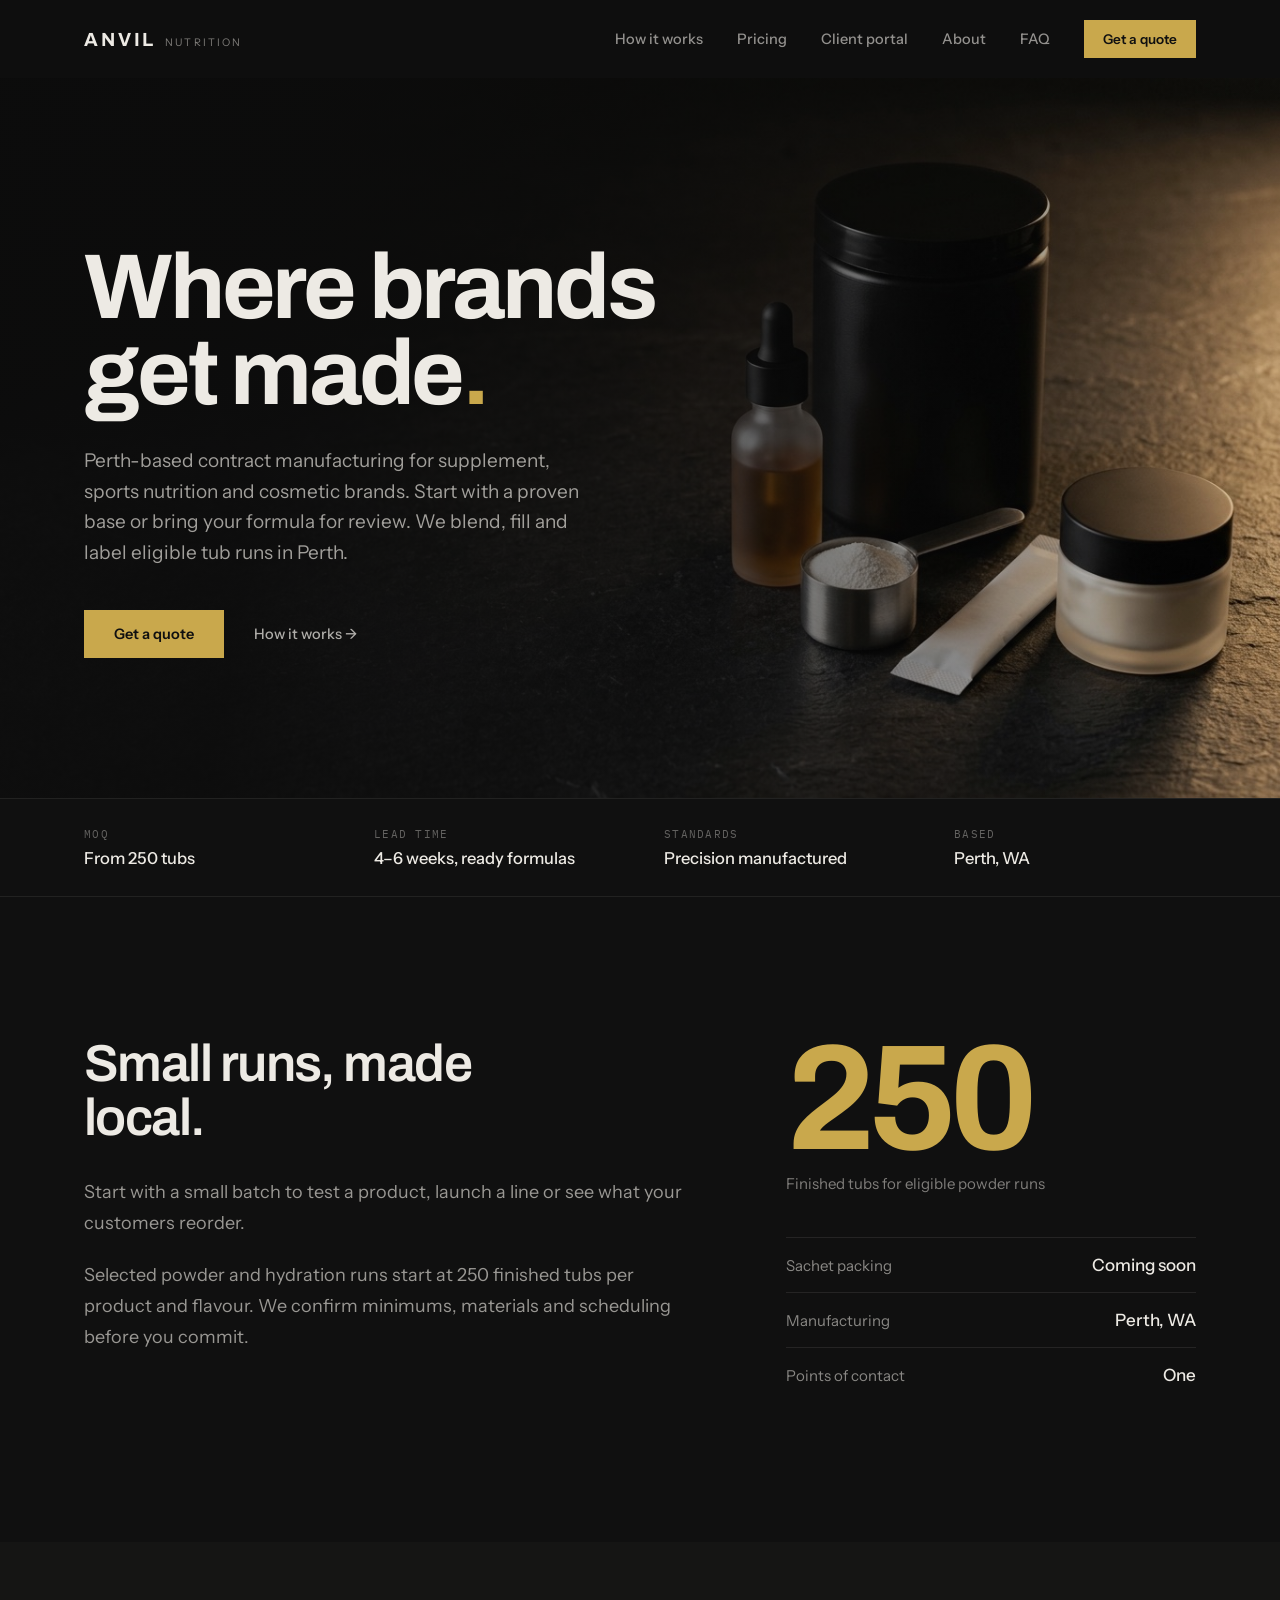
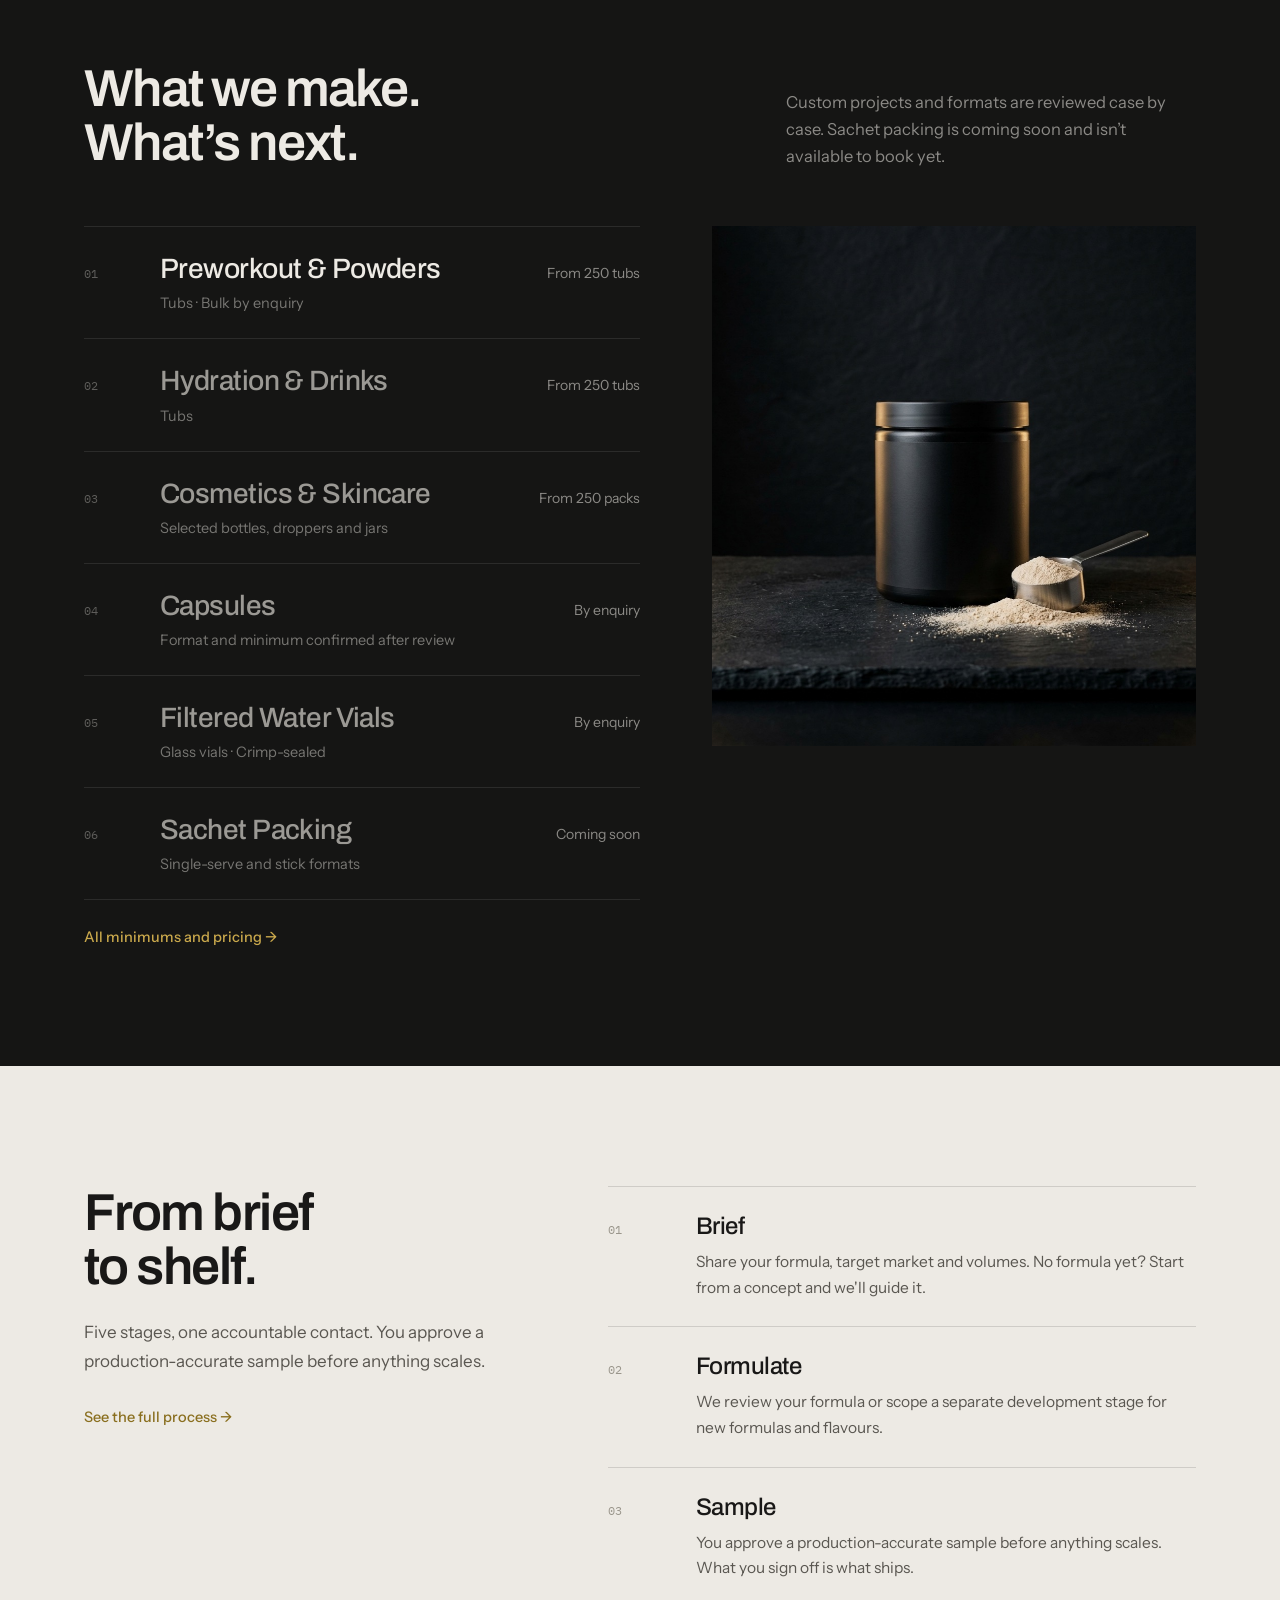
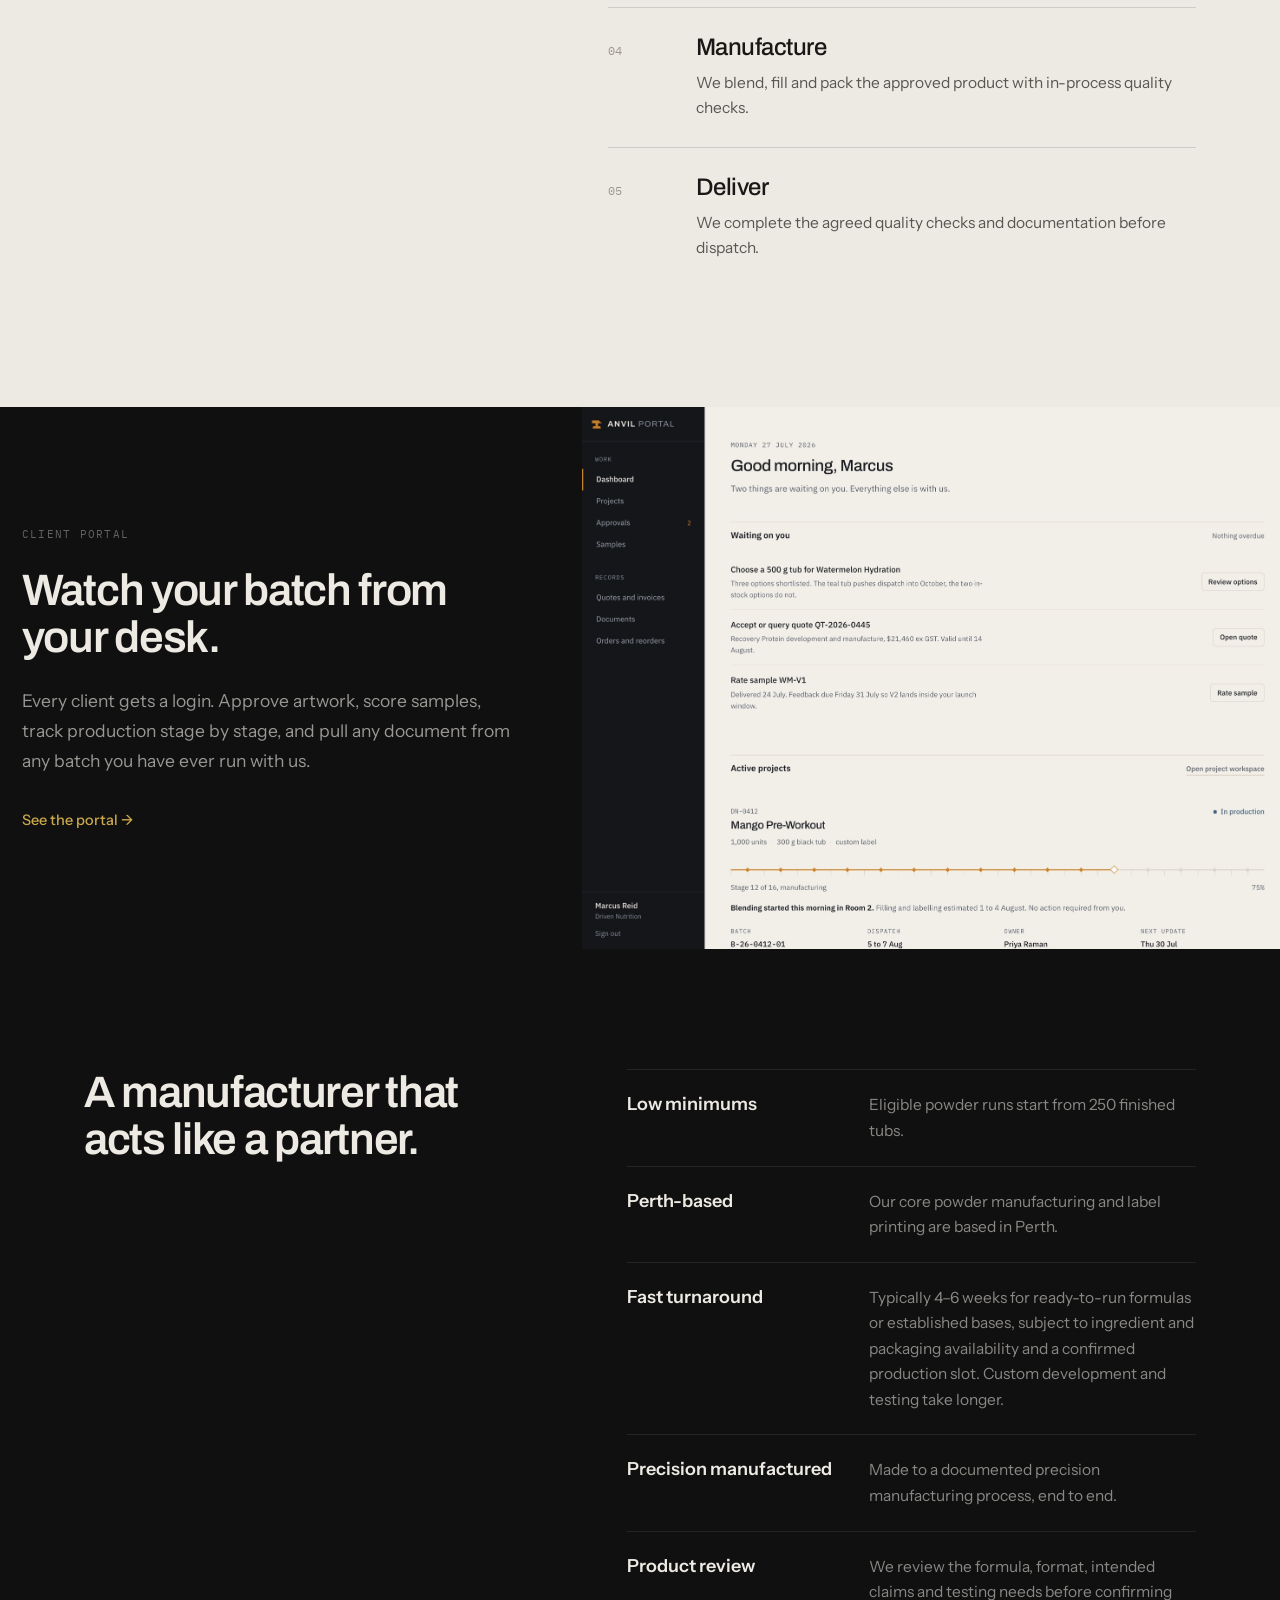
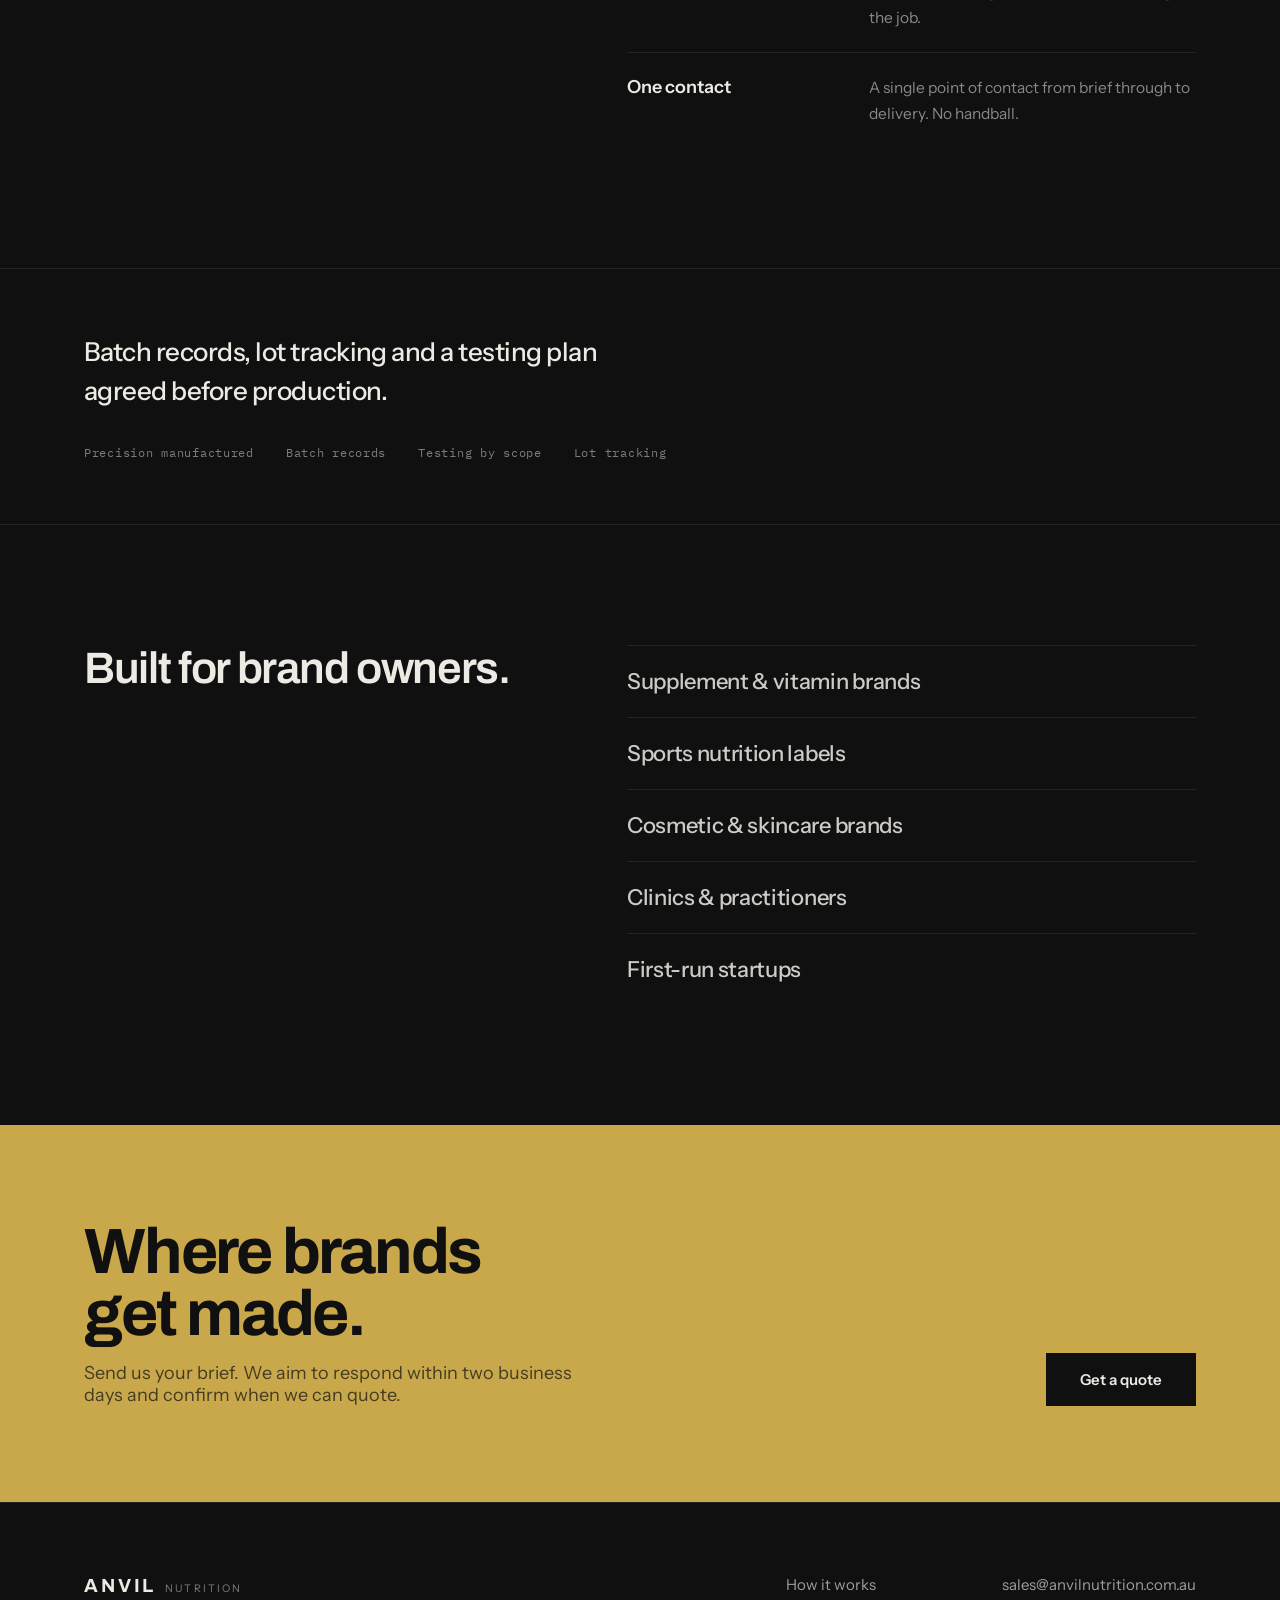
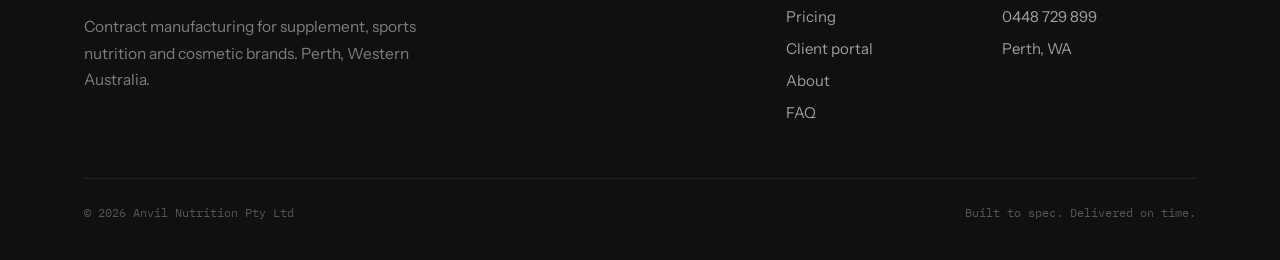
<file: index.html>
<!DOCTYPE html>
<html lang="en">
<head>
<meta charset="utf-8">
<meta name="viewport" content="width=device-width, initial-scale=1">
<title>Anvil Nutrition · Contract manufacturing for supplement and cosmetic brands</title>
<meta name="description" content="Perth-based contract manufacturing for supplement, sports nutrition and cosmetic brands. Selected powder and hydration runs from 250 finished tubs, with in-house label printing in Perth.">
<link rel="icon" type="image/svg+xml" href="favicon.svg">
<link rel="preconnect" href="https://fonts.googleapis.com">
<link rel="preconnect" href="https://fonts.gstatic.com" crossorigin>
<link href="https://fonts.googleapis.com/css2?family=Archivo:wght@500;600;700;800&family=Instrument+Sans:wght@400;500;600&family=IBM+Plex+Mono:wght@400;500&display=swap" rel="stylesheet">
<link rel="stylesheet" href="assets/site.css">
<script src="assets/site.js" defer></script>
</head>
<body>

<header class="site-head">
  <div class="wrap head-in">
    <a class="wordmark" href="index.html" aria-label="Anvil Nutrition — home"><span class="wm-main">ANVIL</span><span class="wm-sub">NUTRITION</span></a>
    <nav class="nav-desktop" aria-label="Primary">
      <a class="nav-link" href="how-it-works.html">How it works</a>
      <a class="nav-link" href="pricing.html">Pricing</a>
      <a class="nav-link" href="portal.html">Client portal</a>
      <a class="nav-link" href="about.html">About</a>
      <a class="nav-link" href="faq.html">FAQ</a>
      <a class="btn btn-nav" href="contact.html">Get a quote</a>
    </nav>
    <button class="menu-toggle" data-menu-toggle aria-label="Menu" aria-expanded="false"><span></span><span></span></button>
  </div>
  <nav class="mobile-menu" data-mobile-menu hidden aria-label="Primary, mobile">
    <a href="how-it-works.html">How it works</a>
    <a href="pricing.html">Pricing</a>
    <a href="portal.html">Client portal</a>
    <a href="about.html">About</a>
    <a href="faq.html">FAQ</a>
    <a class="btn" href="contact.html">Get a quote</a>
  </nav>
</header>

<main>

  <section class="hero">
    <img class="hero-img" src="assets/img/hero.jpg" alt="Anvil Nutrition product range">
    <div class="hero-grad"></div>
    <div class="wrap hero-in pt-140 pb-140">
      <div class="hero-copy">
        <h1 class="h-hero">Where brands<br>get made<span class="amber">.</span></h1>
        <p class="lede">Perth-based contract manufacturing for supplement, sports nutrition and cosmetic brands. Start with a proven base or bring your formula for review. We blend, fill and label eligible tub runs in Perth.</p>
        <div class="hero-ctas">
          <a class="btn" href="contact.html">Get a quote</a>
          <a class="ghost-link" href="how-it-works.html">How it works →</a>
        </div>
      </div>
    </div>
  </section>

  <section class="band">
    <div class="wrap pt-28 pb-28">
      <div class="band-grid">
        <div class="spec"><span class="label">MOQ</span><span class="v">From 250 tubs</span></div>
        <div class="spec"><span class="label">Lead time</span><span class="v">4–6 weeks, ready formulas</span></div>
        <div class="spec"><span class="label">Standards</span><span class="v">Precision manufactured</span></div>
        <div class="spec"><span class="label">Based</span><span class="v">Perth, WA</span></div>
      </div>
    </div>
  </section>

  <section class="wrap pt-140 pb-140">
    <div class="split-15-10">
      <div>
        <h2 class="h-52" style="margin-bottom:32px;max-width:15ch">Small runs, made local.</h2>
        <p class="body-18" style="margin-bottom:22px;max-width:56ch">Start with a small batch to test a product, launch a line or see what your customers reorder.</p>
        <p class="body-18" style="max-width:56ch">Selected powder and hydration runs start at 250 finished tubs per product and flavour. We confirm minimums, materials and scheduling before you commit.</p>
      </div>
      <div>
        <div class="numeral-250">250</div>
        <div class="numeral-cap">Finished tubs for eligible powder runs</div>
        <div style="margin-top:44px">
          <div class="metric-row"><span class="k">Sachet packing</span><span class="v">Coming soon</span></div>
          <div class="metric-row"><span class="k">Manufacturing</span><span class="v">Perth, WA</span></div>
          <div class="metric-row"><span class="k">Points of contact</span><span class="v">One</span></div>
        </div>
      </div>
    </div>
  </section>

  <section class="panel">
    <div class="wrap pt-120 pb-120">
      <div class="split-15-10 cat-head">
        <h2 class="h-52">What we make.<br>What’s next.</h2>
        <p>Custom projects and formats are reviewed case by case. Sachet packing is coming soon and isn’t available to book yet.</p>
      </div>
      <div class="split-115-10">
        <div>
          <div class="cat-row is-active" data-cat-img="assets/img/cat-preworkout.jpg">
            <span class="mono-n">01</span>
            <div><div class="row-title-28">Preworkout &amp; Powders</div><div class="formats">Tubs · Bulk by enquiry</div></div>
            <span class="moq">From 250 tubs</span>
          </div>
          <div class="cat-row" data-cat-img="assets/img/cat-preworkout.jpg">
            <span class="mono-n">02</span>
            <div><div class="row-title-28">Hydration &amp; Drinks</div><div class="formats">Tubs</div></div>
            <span class="moq">From 250 tubs</span>
          </div>
          <div class="cat-row" data-cat-img="assets/img/cat-cosmetics-v4.jpg">
            <span class="mono-n">03</span>
            <div><div class="row-title-28">Cosmetics &amp; Skincare</div><div class="formats">Selected bottles, droppers and jars</div></div>
            <span class="moq">From 250 packs</span>
          </div>
          <div class="cat-row" data-cat-img="assets/img/cat-capsules.jpg">
            <span class="mono-n">04</span>
            <div><div class="row-title-28">Capsules</div><div class="formats">Format and minimum confirmed after review</div></div>
            <span class="moq">By enquiry</span>
          </div>
          <div class="cat-row" data-cat-img="assets/img/cat-vials.jpg">
            <span class="mono-n">05</span>
            <div><div class="row-title-28">Filtered Water Vials</div><div class="formats">Glass vials · Crimp-sealed</div></div>
            <span class="moq">By enquiry</span>
          </div>
          <div class="cat-row" data-cat-img="assets/img/cat-hydration.jpg">
            <span class="mono-n">06</span>
            <div><div class="row-title-28">Sachet Packing</div><div class="formats">Single-serve and stick formats</div></div>
            <span class="moq">Coming soon</span>
          </div>
          <div class="cat-more"><a class="a-link" href="pricing.html">All minimums and pricing →</a></div>
        </div>
        <div class="cat-media" data-cat-media style="background-image:url('assets/img/cat-preworkout.jpg')" role="img" aria-label="Category photography"></div>
      </div>
    </div>
  </section>

  <section class="bone">
    <div class="wrap pt-120 pb-120">
      <div class="split-10-135">
        <div>
          <h2 class="h-52" style="margin-bottom:24px">From brief<br>to shelf.</h2>
          <p class="b-dim" style="font-size:17px;line-height:1.7;margin:0 0 30px;max-width:40ch">Five stages, one accountable contact. You approve a production-accurate sample before anything scales.</p>
          <a class="a-link" href="how-it-works.html">See the full process →</a>
        </div>
        <div>
          <div class="step-row">
            <span class="b-mono">01</span>
            <div><div class="row-title-24">Brief</div><div class="desc">Share your formula, target market and volumes. No formula yet? Start from a concept and we'll guide it.</div></div>
          </div>
          <div class="step-row">
            <span class="b-mono">02</span>
            <div><div class="row-title-24">Formulate</div><div class="desc">We review your formula or scope a separate development stage for new formulas and flavours.</div></div>
          </div>
          <div class="step-row">
            <span class="b-mono">03</span>
            <div><div class="row-title-24">Sample</div><div class="desc">You approve a production-accurate sample before anything scales. What you sign off is what ships.</div></div>
          </div>
          <div class="step-row">
            <span class="b-mono">04</span>
            <div><div class="row-title-24">Manufacture</div><div class="desc">We blend, fill and pack the approved product with in-process quality checks.</div></div>
          </div>
          <div class="step-row">
            <span class="b-mono">05</span>
            <div><div class="row-title-24">Deliver</div><div class="desc">We complete the agreed quality checks and documentation before dispatch.</div></div>
          </div>
        </div>
      </div>
    </div>
  </section>

  <section class="teaser">
    <div class="teaser-copy">
      <div>
        <span class="label">Client portal</span>
        <h2 class="h-44">Watch your batch from your desk.</h2>
        <p>Every client gets a login. Approve artwork, score samples, track production stage by stage, and pull any document from any batch you have ever run with us.</p>
        <a class="a-link" href="portal.html">See the portal →</a>
      </div>
    </div>
    <img class="teaser-shot" src="assets/img/portal-dashboard.jpg" alt="Anvil client portal dashboard">
  </section>

  <section class="wrap pt-120 pb-120">
    <div class="split-08-10">
      <h2 class="h-44">A manufacturer that acts like a partner.</h2>
      <div>
        <div class="def-row"><div class="t">Low minimums</div><div class="d">Eligible powder runs start from 250 finished tubs.</div></div>
        <div class="def-row"><div class="t">Perth-based</div><div class="d">Our core powder manufacturing and label printing are based in Perth.</div></div>
        <div class="def-row"><div class="t">Fast turnaround</div><div class="d">Typically 4–6 weeks for ready-to-run formulas or established bases, subject to ingredient and packaging availability and a confirmed production slot. Custom development and testing take longer.</div></div>
        <div class="def-row"><div class="t">Precision manufactured</div><div class="d">Made to a documented precision manufacturing process, end to end.</div></div>
        <div class="def-row"><div class="t">Product review</div><div class="d">We review the formula, format, intended claims and testing needs before confirming the job.</div></div>
        <div class="def-row"><div class="t">One contact</div><div class="d">A single point of contact from brief through to delivery. No handball.</div></div>
      </div>
    </div>
  </section>

  <section class="band">
    <div class="wrap pt-64 pb-64">
      <p class="compliance-claim">Batch records, lot tracking and a testing plan agreed before production.</p>
      <div class="compliance-tags">
        <span>Precision manufactured</span>
        <span>Batch records</span>
        <span>Testing by scope</span>
        <span>Lot tracking</span>
      </div>
    </div>
  </section>

  <section class="wrap pt-120 pb-120">
    <div class="split-08-10">
      <h2 class="h-44">Built for brand owners.</h2>
      <div>
        <div class="plain-row">Supplement &amp; vitamin brands</div>
        <div class="plain-row">Sports nutrition labels</div>
        <div class="plain-row">Cosmetic &amp; skincare brands</div>
        <div class="plain-row">Clinics &amp; practitioners</div>
        <div class="plain-row">First-run startups</div>
      </div>
    </div>
  </section>

  <section class="cta-amber">
    <div class="wrap pt-96 pb-96">
      <div class="cta-in">
        <div>
          <h2 class="h-64">Where brands<br>get made.</h2>
          <p>Send us your brief. We aim to respond within two business days and confirm when we can quote.</p>
        </div>
        <a class="btn-ink" href="contact.html">Get a quote</a>
      </div>
    </div>
  </section>

</main>

<footer class="site-foot">
  <div class="wrap pt-72 pb-40">
    <div class="foot-grid">
      <div>
        <div class="wordmark" style="margin-bottom:18px"><span class="wm-main">ANVIL</span><span class="wm-sub">NUTRITION</span></div>
        <p class="foot-blurb">Contract manufacturing for supplement, sports nutrition and cosmetic brands. Perth, Western Australia.</p>
      </div>
      <div class="foot-cols">
        <div class="foot-col">
          <a href="how-it-works.html">How it works</a>
          <a href="pricing.html">Pricing</a>
          <a href="portal.html">Client portal</a>
          <a href="about.html">About</a>
          <a href="faq.html">FAQ</a>
        </div>
        <div class="foot-col">
          <a href="mailto:sales@anvilnutrition.com.au">sales@anvilnutrition.com.au</a>
          <a href="tel:0448729899">0448 729 899</a>
          <span>Perth, WA</span>
        </div>
      </div>
    </div>
    <div class="foot-bar">
      <span>© 2026 Anvil Nutrition Pty Ltd</span>
      <span>Built to spec. Delivered on time.</span>
    </div>
  </div>
</footer>

</body>
</html>
</file>
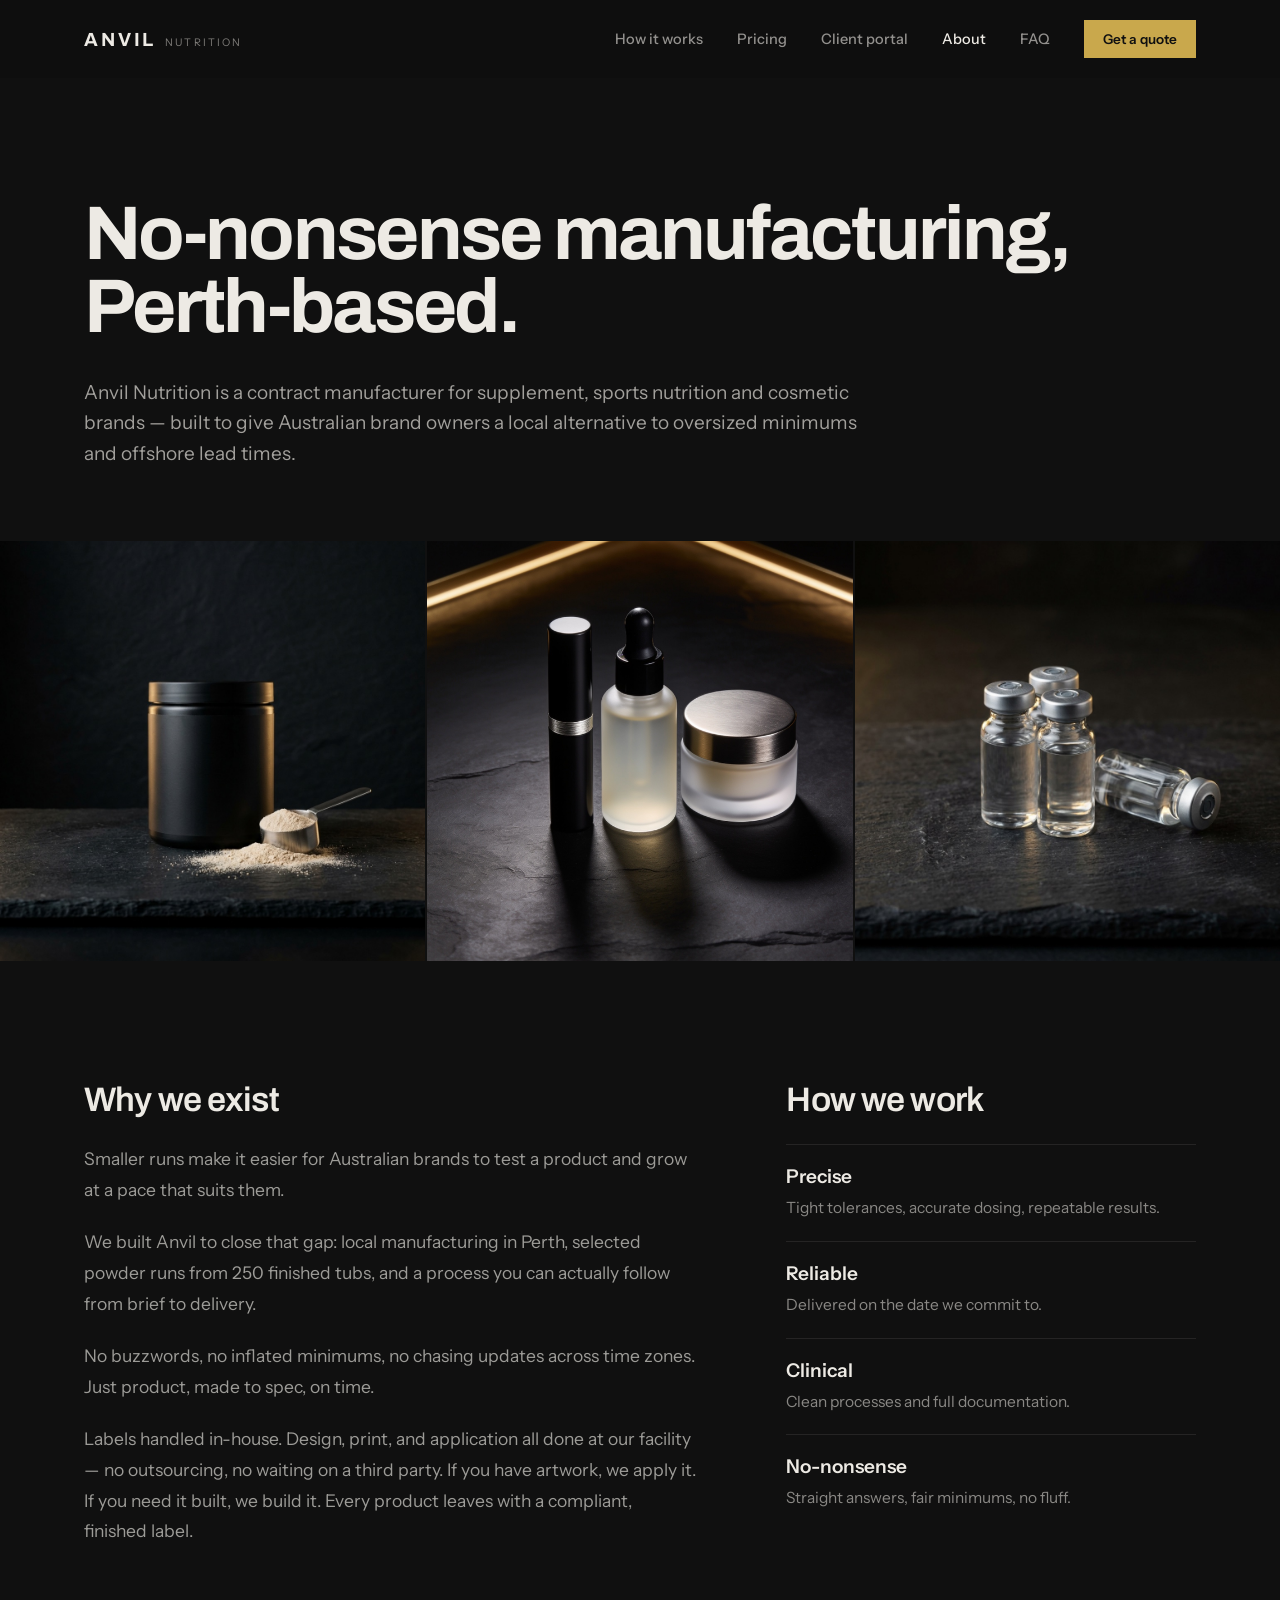
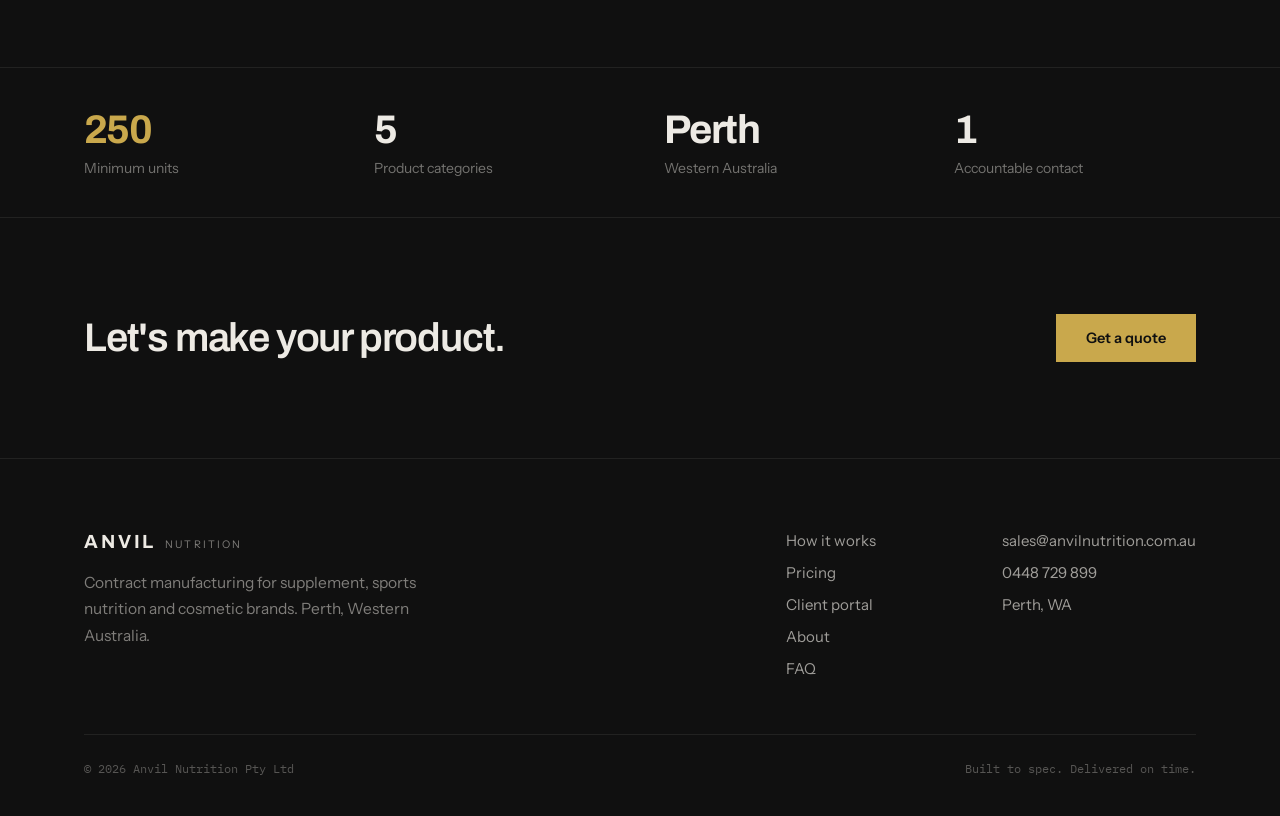
<file: about.html>
<!DOCTYPE html>
<html lang="en">
<head>
<meta charset="utf-8">
<meta name="viewport" content="width=device-width, initial-scale=1">
<title>About · Anvil Nutrition</title>
<meta name="description" content="Anvil Nutrition is a Perth-based contract manufacturer built to give Australian brand owners a local alternative to oversized minimums and offshore lead times.">
<link rel="icon" type="image/svg+xml" href="favicon.svg">
<link rel="preconnect" href="https://fonts.googleapis.com">
<link rel="preconnect" href="https://fonts.gstatic.com" crossorigin>
<link href="https://fonts.googleapis.com/css2?family=Archivo:wght@500;600;700;800&family=Instrument+Sans:wght@400;500;600&family=IBM+Plex+Mono:wght@400;500&display=swap" rel="stylesheet">
<link rel="stylesheet" href="assets/site.css">
<script src="assets/site.js" defer></script>
</head>
<body>

<header class="site-head">
  <div class="wrap head-in">
    <a class="wordmark" href="index.html" aria-label="Anvil Nutrition — home"><span class="wm-main">ANVIL</span><span class="wm-sub">NUTRITION</span></a>
    <nav class="nav-desktop" aria-label="Primary">
      <a class="nav-link" href="how-it-works.html">How it works</a>
      <a class="nav-link" href="pricing.html">Pricing</a>
      <a class="nav-link" href="portal.html">Client portal</a>
      <a class="nav-link is-active" href="about.html">About</a>
      <a class="nav-link" href="faq.html">FAQ</a>
      <a class="btn btn-nav" href="contact.html">Get a quote</a>
    </nav>
    <button class="menu-toggle" data-menu-toggle aria-label="Menu" aria-expanded="false"><span></span><span></span></button>
  </div>
  <nav class="mobile-menu" data-mobile-menu hidden aria-label="Primary, mobile">
    <a href="how-it-works.html">How it works</a>
    <a href="pricing.html">Pricing</a>
    <a href="portal.html">Client portal</a>
    <a href="about.html">About</a>
    <a href="faq.html">FAQ</a>
    <a class="btn" href="contact.html">Get a quote</a>
  </nav>
</header>

<main>

  <section class="wrap pt-120 pb-72">
    <h1 class="h-page" style="margin-bottom:34px;max-width:22ch">No-nonsense manufacturing, Perth-based.</h1>
    <p class="lede" style="max-width:62ch">Anvil Nutrition is a contract manufacturer for supplement, sports nutrition and cosmetic brands — built to give Australian brand owners a local alternative to oversized minimums and offshore lead times.</p>
  </section>

  <section class="photo-strip">
    <img src="assets/img/cat-preworkout.jpg" alt="Anvil product photography — powder range">
    <img src="assets/img/cat-cosmetics-v4.jpg" alt="Anvil product photography — cosmetics range">
    <img src="assets/img/cat-vials.jpg" alt="Anvil product photography — filtered water vials">
  </section>

  <section class="wrap pt-120 pb-120">
    <div class="split-15-10">
      <div>
        <h2 class="h-34" style="margin-bottom:26px">Why we exist</h2>
        <p class="about-p">Smaller runs make it easier for Australian brands to test a product and grow at a pace that suits them.</p>
        <p class="about-p">We built Anvil to close that gap: local manufacturing in Perth, selected powder runs from 250 finished tubs, and a process you can actually follow from brief to delivery.</p>
        <p class="about-p">No buzzwords, no inflated minimums, no chasing updates across time zones. Just product, made to spec, on time.</p>
        <p class="about-p">Labels handled in-house. Design, print, and application all done at our facility — no outsourcing, no waiting on a third party. If you have artwork, we apply it. If you need it built, we build it. Every product leaves with a compliant, finished label.</p>
      </div>
      <div>
        <h2 class="h-34" style="margin-bottom:26px">How we work</h2>
        <div class="value-row"><div class="t">Precise</div><div class="d">Tight tolerances, accurate dosing, repeatable results.</div></div>
        <div class="value-row"><div class="t">Reliable</div><div class="d">Delivered on the date we commit to.</div></div>
        <div class="value-row"><div class="t">Clinical</div><div class="d">Clean processes and full documentation.</div></div>
        <div class="value-row"><div class="t">No-nonsense</div><div class="d">Straight answers, fair minimums, no fluff.</div></div>
      </div>
    </div>
  </section>

  <section class="band">
    <div class="wrap pt-40 pb-40">
      <div class="band-grid">
        <div class="stat"><div class="v amber">250</div><div class="k">Minimum units</div></div>
        <div class="stat"><div class="v">5</div><div class="k">Product categories</div></div>
        <div class="stat"><div class="v">Perth</div><div class="k">Western Australia</div></div>
        <div class="stat"><div class="v">1</div><div class="k">Accountable contact</div></div>
      </div>
    </div>
  </section>

  <section class="wrap pt-96 pb-96">
    <div class="cta-row">
      <h2 class="h-40">Let's make your product.</h2>
      <a class="btn" href="contact.html">Get a quote</a>
    </div>
  </section>

</main>

<footer class="site-foot">
  <div class="wrap pt-72 pb-40">
    <div class="foot-grid">
      <div>
        <div class="wordmark" style="margin-bottom:18px"><span class="wm-main">ANVIL</span><span class="wm-sub">NUTRITION</span></div>
        <p class="foot-blurb">Contract manufacturing for supplement, sports nutrition and cosmetic brands. Perth, Western Australia.</p>
      </div>
      <div class="foot-cols">
        <div class="foot-col">
          <a href="how-it-works.html">How it works</a>
          <a href="pricing.html">Pricing</a>
          <a href="portal.html">Client portal</a>
          <a href="about.html">About</a>
          <a href="faq.html">FAQ</a>
        </div>
        <div class="foot-col">
          <a href="mailto:sales@anvilnutrition.com.au">sales@anvilnutrition.com.au</a>
          <a href="tel:0448729899">0448 729 899</a>
          <span>Perth, WA</span>
        </div>
      </div>
    </div>
    <div class="foot-bar">
      <span>© 2026 Anvil Nutrition Pty Ltd</span>
      <span>Built to spec. Delivered on time.</span>
    </div>
  </div>
</footer>

</body>
</html>
</file>
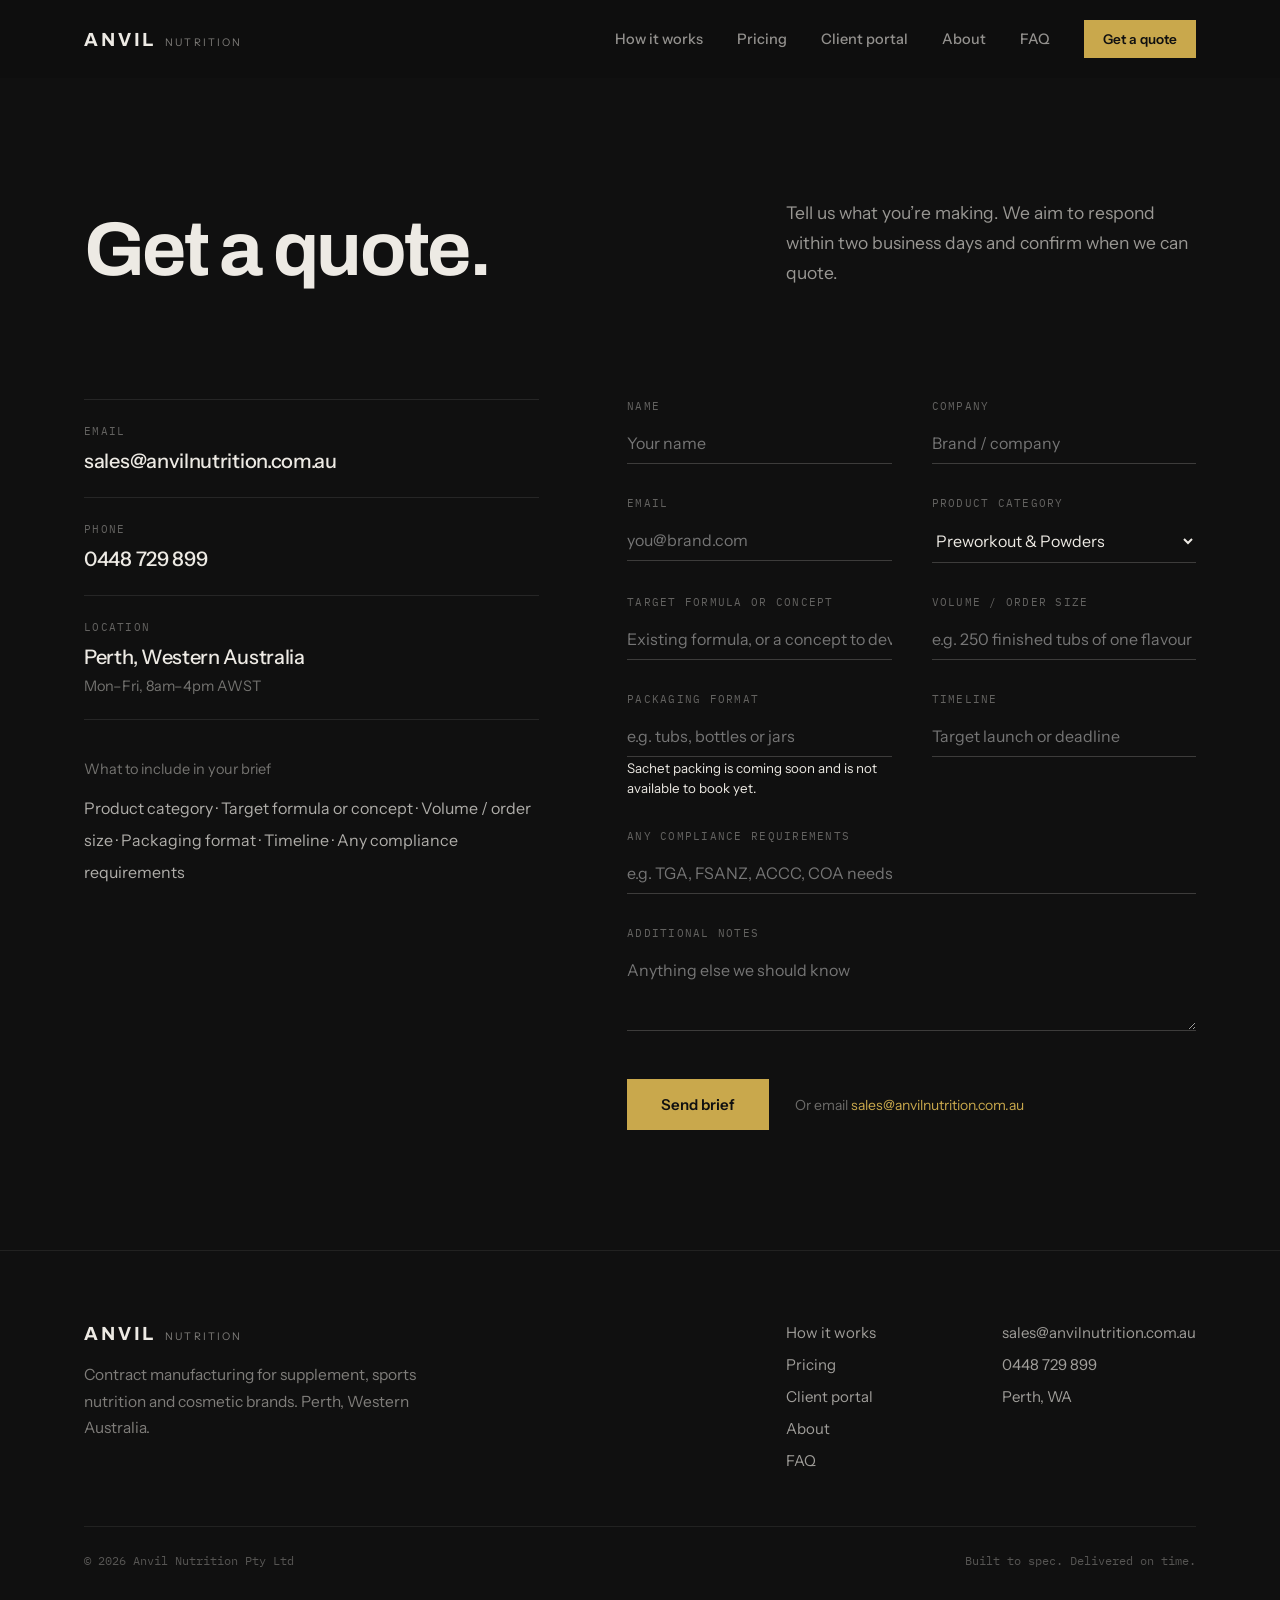
<file: contact.html>
<!DOCTYPE html>
<html lang="en">
<head>
<meta charset="utf-8">
<meta name="viewport" content="width=device-width, initial-scale=1">
<title>Get a quote · Anvil Nutrition</title>
<meta name="description" content="Tell us what you’re making. We aim to respond within two business days and confirm when we can quote. Perth, Western Australia.">
<link rel="icon" type="image/svg+xml" href="favicon.svg">
<link rel="preconnect" href="https://fonts.googleapis.com">
<link rel="preconnect" href="https://fonts.gstatic.com" crossorigin>
<link href="https://fonts.googleapis.com/css2?family=Archivo:wght@500;600;700;800&family=Instrument+Sans:wght@400;500;600&family=IBM+Plex+Mono:wght@400;500&display=swap" rel="stylesheet">
<link rel="stylesheet" href="assets/site.css">
<script src="assets/site.js" defer></script>
</head>
<body>

<header class="site-head">
  <div class="wrap head-in">
    <a class="wordmark" href="index.html" aria-label="Anvil Nutrition — home"><span class="wm-main">ANVIL</span><span class="wm-sub">NUTRITION</span></a>
    <nav class="nav-desktop" aria-label="Primary">
      <a class="nav-link" href="how-it-works.html">How it works</a>
      <a class="nav-link" href="pricing.html">Pricing</a>
      <a class="nav-link" href="portal.html">Client portal</a>
      <a class="nav-link" href="about.html">About</a>
      <a class="nav-link" href="faq.html">FAQ</a>
      <a class="btn btn-nav" href="contact.html">Get a quote</a>
    </nav>
    <button class="menu-toggle" data-menu-toggle aria-label="Menu" aria-expanded="false"><span></span><span></span></button>
  </div>
  <nav class="mobile-menu" data-mobile-menu hidden aria-label="Primary, mobile">
    <a href="how-it-works.html">How it works</a>
    <a href="pricing.html">Pricing</a>
    <a href="portal.html">Client portal</a>
    <a href="about.html">About</a>
    <a href="faq.html">FAQ</a>
    <a class="btn" href="contact.html">Get a quote</a>
  </nav>
</header>

<main>

  <section class="wrap pt-120 pb-72">
    <div class="split-15-10 align-end">
      <h1 class="h-page">Get a quote.</h1>
      <p class="sub">Tell us what you’re making. We aim to respond within two business days and confirm when we can quote.</p>
    </div>
  </section>

  <section class="wrap pt-40 pb-120">
    <div class="split-08-10">

      <div>
        <a class="contact-card" href="mailto:sales@anvilnutrition.com.au">
          <span class="label">Email</span>
          <div class="v">sales@anvilnutrition.com.au</div>
        </a>
        <a class="contact-card" href="tel:0448729899">
          <span class="label">Phone</span>
          <div class="v">0448 729 899</div>
        </a>
        <div class="contact-card static">
          <span class="label">Location</span>
          <div class="v">Perth, Western Australia</div>
          <div class="meta">Mon–Fri, 8am–4pm AWST</div>
        </div>
        <div style="margin-top:40px">
          <div class="brief-hint-title">What to include in your brief</div>
          <div class="brief-hint">Product category  ·  Target formula or concept  ·  Volume / order size  ·  Packaging format  ·  Timeline  ·  Any compliance requirements</div>
        </div>
      </div>

      <form id="brief-form" onsubmit="return false">
        <div class="form-grid">
          <label class="field">
            <span class="label">Name</span>
            <input type="text" name="name" placeholder="Your name" autocomplete="name">
          </label>
          <label class="field">
            <span class="label">Company</span>
            <input type="text" name="company" placeholder="Brand / company" autocomplete="organization">
          </label>
          <label class="field">
            <span class="label">Email</span>
            <input type="email" name="email" placeholder="you@brand.com" autocomplete="email">
          </label>
          <label class="field">
            <span class="label">Product category</span>
            <select name="category">
              <option>Preworkout &amp; Powders</option>
              <option>Hydration &amp; Drinks</option>
              <option>Cosmetics &amp; Skincare</option>
              <option>Capsules (by enquiry)</option>
              <option>Filtered Water Vials</option>
              <option>Not sure yet</option>
            </select>
          </label>
          <label class="field">
            <span class="label">Target formula or concept</span>
            <input type="text" name="formula" placeholder="Existing formula, or a concept to develop">
          </label>
          <label class="field">
            <span class="label">Volume / order size</span>
            <input type="text" name="volume" placeholder="e.g. 250 finished tubs of one flavour">
          </label>
          <label class="field">
            <span class="label">Packaging format</span>
            <input type="text" name="packaging" placeholder="e.g. tubs, bottles or jars">
            <small>Sachet packing is coming soon and is not available to book yet.</small>
          </label>
          <label class="field">
            <span class="label">Timeline</span>
            <input type="text" name="timeline" placeholder="Target launch or deadline">
          </label>
        </div>
        <label class="field field-full">
          <span class="label">Any compliance requirements</span>
          <input type="text" name="compliance" placeholder="e.g. TGA, FSANZ, ACCC, COA needs">
        </label>
        <label class="field field-full">
          <span class="label">Additional notes</span>
          <textarea rows="3" name="notes" placeholder="Anything else we should know"></textarea>
        </label>
        <div class="form-actions">
          <button class="btn" type="button" id="send-brief">Send brief</button>
          <span class="or">Or email <a href="mailto:sales@anvilnutrition.com.au">sales@anvilnutrition.com.au</a></span>
        </div>
      </form>

    </div>
  </section>

</main>

<footer class="site-foot">
  <div class="wrap pt-72 pb-40">
    <div class="foot-grid">
      <div>
        <div class="wordmark" style="margin-bottom:18px"><span class="wm-main">ANVIL</span><span class="wm-sub">NUTRITION</span></div>
        <p class="foot-blurb">Contract manufacturing for supplement, sports nutrition and cosmetic brands. Perth, Western Australia.</p>
      </div>
      <div class="foot-cols">
        <div class="foot-col">
          <a href="how-it-works.html">How it works</a>
          <a href="pricing.html">Pricing</a>
          <a href="portal.html">Client portal</a>
          <a href="about.html">About</a>
          <a href="faq.html">FAQ</a>
        </div>
        <div class="foot-col">
          <a href="mailto:sales@anvilnutrition.com.au">sales@anvilnutrition.com.au</a>
          <a href="tel:0448729899">0448 729 899</a>
          <span>Perth, WA</span>
        </div>
      </div>
    </div>
    <div class="foot-bar">
      <span>© 2026 Anvil Nutrition Pty Ltd</span>
      <span>Built to spec. Delivered on time.</span>
    </div>
  </div>
</footer>

</body>
</html>
</file>
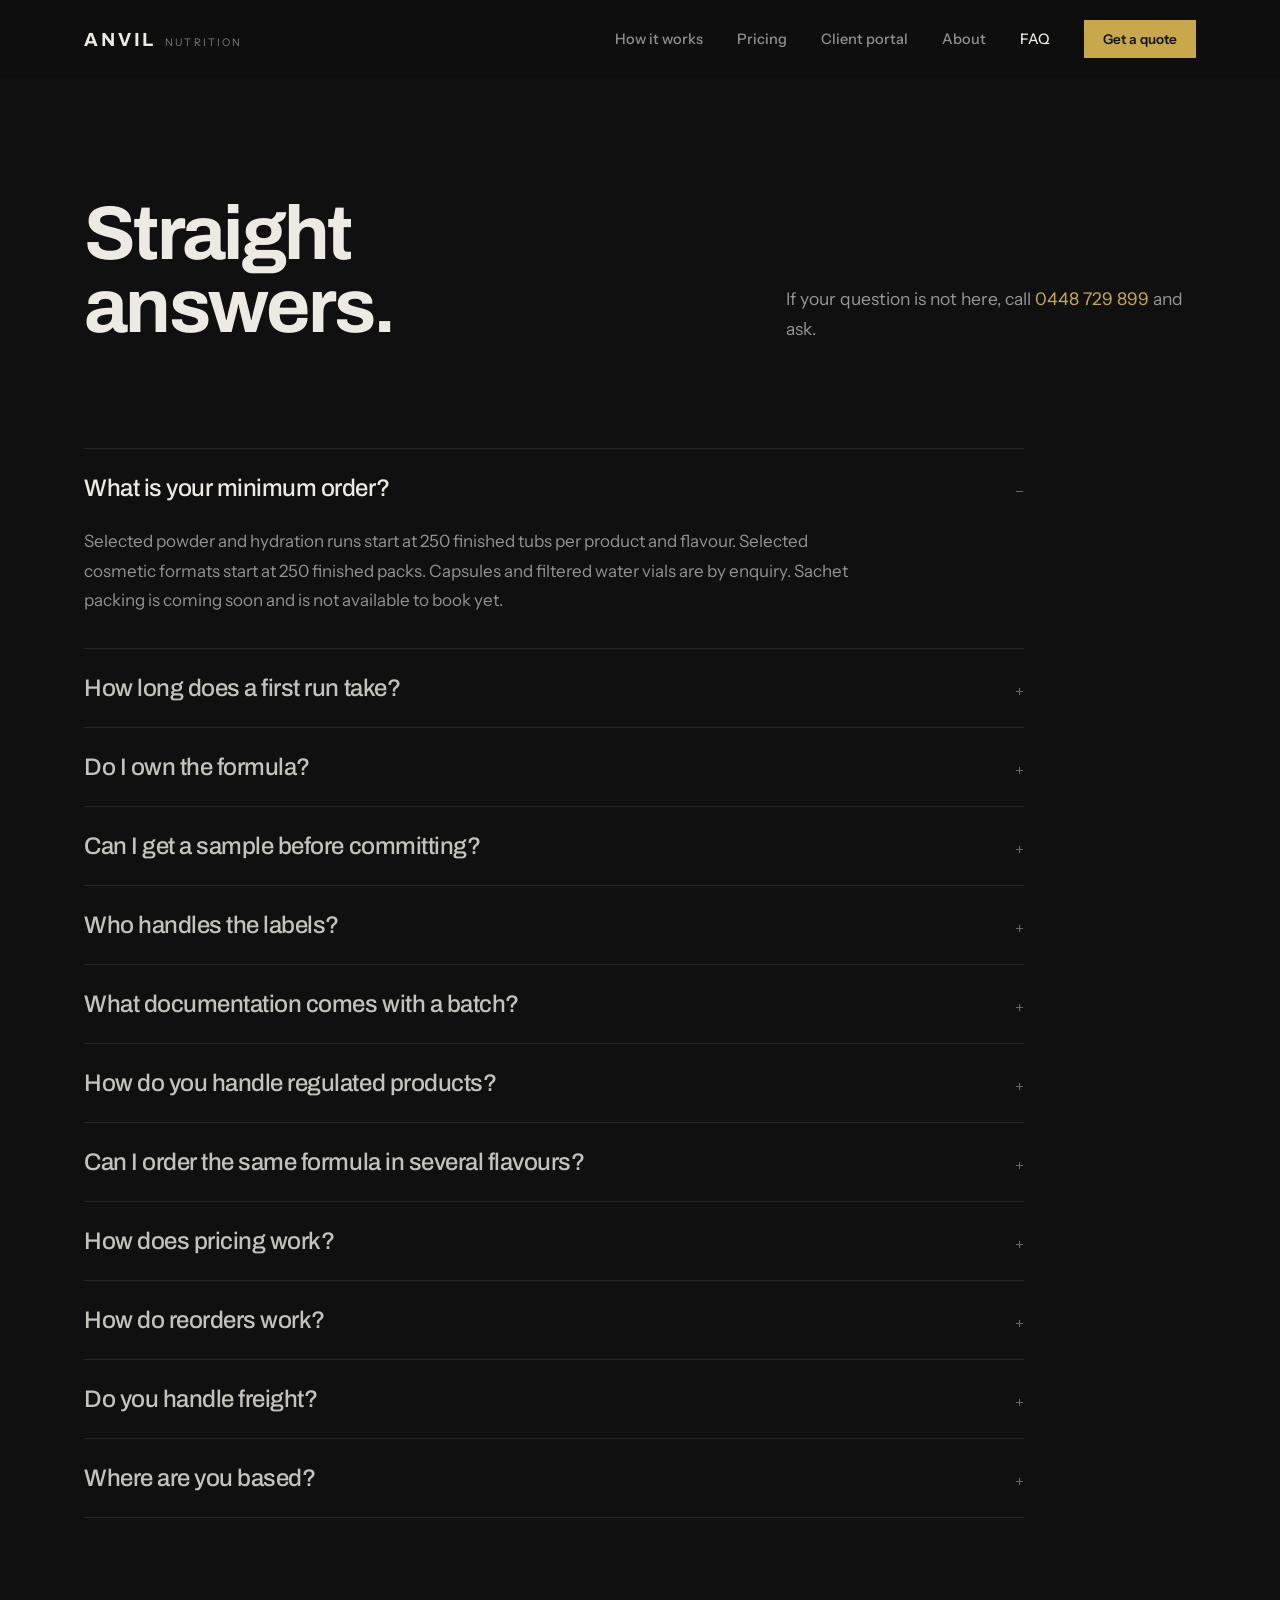
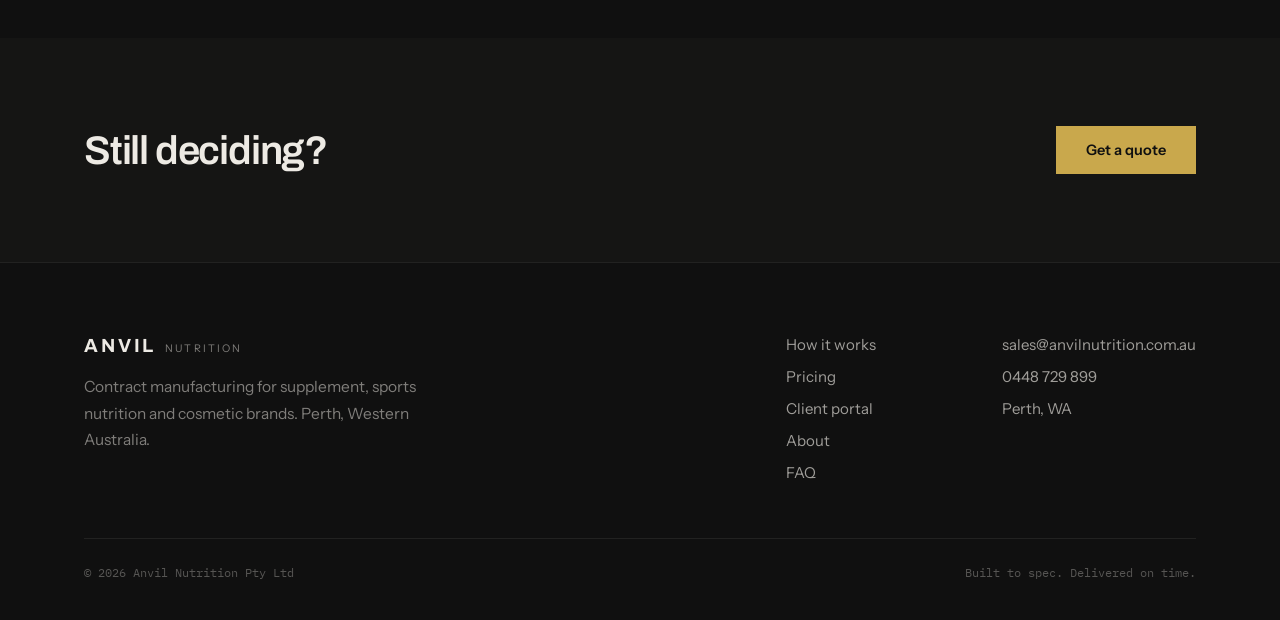
<file: faq.html>
<!DOCTYPE html>
<html lang="en">
<head>
<meta charset="utf-8">
<meta name="viewport" content="width=device-width, initial-scale=1">
<title>FAQ · Anvil Nutrition</title>
<meta name="description" content="Straight answers on minimums, lead times, formula ownership, labels, documentation and reorders at Anvil Nutrition.">
<link rel="icon" type="image/svg+xml" href="favicon.svg">
<link rel="preconnect" href="https://fonts.googleapis.com">
<link rel="preconnect" href="https://fonts.gstatic.com" crossorigin>
<link href="https://fonts.googleapis.com/css2?family=Archivo:wght@500;600;700;800&family=Instrument+Sans:wght@400;500;600&family=IBM+Plex+Mono:wght@400;500&display=swap" rel="stylesheet">
<link rel="stylesheet" href="assets/site.css">
<script src="assets/site.js" defer></script>
</head>
<body>

<header class="site-head">
  <div class="wrap head-in">
    <a class="wordmark" href="index.html" aria-label="Anvil Nutrition — home"><span class="wm-main">ANVIL</span><span class="wm-sub">NUTRITION</span></a>
    <nav class="nav-desktop" aria-label="Primary">
      <a class="nav-link" href="how-it-works.html">How it works</a>
      <a class="nav-link" href="pricing.html">Pricing</a>
      <a class="nav-link" href="portal.html">Client portal</a>
      <a class="nav-link" href="about.html">About</a>
      <a class="nav-link is-active" href="faq.html">FAQ</a>
      <a class="btn btn-nav" href="contact.html">Get a quote</a>
    </nav>
    <button class="menu-toggle" data-menu-toggle aria-label="Menu" aria-expanded="false"><span></span><span></span></button>
  </div>
  <nav class="mobile-menu" data-mobile-menu hidden aria-label="Primary, mobile">
    <a href="how-it-works.html">How it works</a>
    <a href="pricing.html">Pricing</a>
    <a href="portal.html">Client portal</a>
    <a href="about.html">About</a>
    <a href="faq.html">FAQ</a>
    <a class="btn" href="contact.html">Get a quote</a>
  </nav>
</header>

<main>

  <section class="wrap pt-120 pb-64">
    <div class="split-15-10 align-end">
      <h1 class="h-page">Straight<br>answers.</h1>
      <p class="sub">If your question is not here, call <a href="tel:0448729899">0448 729 899</a> and ask.</p>
    </div>
  </section>

  <section class="wrap pt-40 pb-120">
    <div class="faq-list">

      <div class="faq-item is-open">
        <button class="faq-q" aria-expanded="true"><span class="q">What is your minimum order?</span><span class="sign">−</span></button>
        <div class="faq-a">Selected powder and hydration runs start at 250 finished tubs per product and flavour. Selected cosmetic formats start at 250 finished packs. Capsules and filtered water vials are by enquiry. Sachet packing is coming soon and is not available to book yet.</div>
      </div>

      <div class="faq-item">
        <button class="faq-q" aria-expanded="false"><span class="q">How long does a first run take?</span><span class="sign">+</span></button>
        <div class="faq-a">Typically 4–6 weeks for ready-to-run formulas or established bases, subject to ingredient and packaging availability and a confirmed production slot. Custom development and testing take longer.</div>
      </div>

      <div class="faq-item">
        <button class="faq-q" aria-expanded="false"><span class="q">Do I own the formula?</span><span class="sign">+</span></button>
        <div class="faq-a">Yes. Formulas developed for you stay yours, including every version in the portal. You can take them elsewhere.</div>
      </div>

      <div class="faq-item">
        <button class="faq-q" aria-expanded="false"><span class="q">Can I get a sample before committing?</span><span class="sign">+</span></button>
        <div class="faq-a">You approve a production-accurate sample before anything scales. What you sign off is what ships.</div>
      </div>

      <div class="faq-item">
        <button class="faq-q" aria-expanded="false"><span class="q">Who handles the labels?</span><span class="sign">+</span></button>
        <div class="faq-a">We do, in-house — design, print and application at our facility. Bring artwork and we apply it. Need it built, we build it. Label review scope and who signs off are confirmed before printing.</div>
      </div>

      <div class="faq-item">
        <button class="faq-q" aria-expanded="false"><span class="q">What documentation comes with a batch?</span><span class="sign">+</span></button>
        <div class="faq-a">We keep batch records and track lots. The quote confirms what finished-product testing, certificate of analysis and release documents are included.</div>
      </div>

      <div class="faq-item">
        <button class="faq-q" aria-expanded="false"><span class="q">How do you handle regulated products?</span><span class="sign">+</span></button>
        <div class="faq-a">We review the formula, format and intended claims before accepting work. Capsule projects are by enquiry; where licensed manufacture is required, the manufacturing route and scope must be confirmed before we quote.</div>
      </div>

      <div class="faq-item">
        <button class="faq-q" aria-expanded="false"><span class="q">Can I order the same formula in several flavours?</span><span class="sign">+</span></button>
        <div class="faq-a">Yes. Tell us the quantity of each flavour. We’ll confirm per-flavour minimums and any volume pricing.</div>
      </div>

      <div class="faq-item">
        <button class="faq-q" aria-expanded="false"><span class="q">How does pricing work?</span><span class="sign">+</span></button>
        <div class="faq-a">Unit price depends on formula, format and volume. Deposit to begin procurement, balance before dispatch. Development is never charged twice on a repeat run.</div>
      </div>

      <div class="faq-item">
        <button class="faq-q" aria-expanded="false"><span class="q">How do reorders work?</span><span class="sign">+</span></button>
        <div class="faq-a">Through the portal. Pick a quantity, confirm nothing has changed, and pre-flight checks run against live stock and supplier pricing before you commit.</div>
      </div>

      <div class="faq-item">
        <button class="faq-q" aria-expanded="false"><span class="q">Do you handle freight?</span><span class="sign">+</span></button>
        <div class="faq-a">We coordinate dispatch and palletised delivery to your address or 3PL. Freight is quoted separately so you can see it.</div>
      </div>

      <div class="faq-item">
        <button class="faq-q" aria-expanded="false"><span class="q">Where are you based?</span><span class="sign">+</span></button>
        <div class="faq-a">Perth, Western Australia. Mon–Fri, 8am–4pm AWST. You can visit the facility.</div>
      </div>

      <div class="end-rule"></div>
    </div>
  </section>

  <section class="panel">
    <div class="wrap pt-88 pb-88">
      <div class="cta-row">
        <h2 class="h-40">Still deciding?</h2>
        <a class="btn" href="contact.html">Get a quote</a>
      </div>
    </div>
  </section>

</main>

<footer class="site-foot">
  <div class="wrap pt-72 pb-40">
    <div class="foot-grid">
      <div>
        <div class="wordmark" style="margin-bottom:18px"><span class="wm-main">ANVIL</span><span class="wm-sub">NUTRITION</span></div>
        <p class="foot-blurb">Contract manufacturing for supplement, sports nutrition and cosmetic brands. Perth, Western Australia.</p>
      </div>
      <div class="foot-cols">
        <div class="foot-col">
          <a href="how-it-works.html">How it works</a>
          <a href="pricing.html">Pricing</a>
          <a href="portal.html">Client portal</a>
          <a href="about.html">About</a>
          <a href="faq.html">FAQ</a>
        </div>
        <div class="foot-col">
          <a href="mailto:sales@anvilnutrition.com.au">sales@anvilnutrition.com.au</a>
          <a href="tel:0448729899">0448 729 899</a>
          <span>Perth, WA</span>
        </div>
      </div>
    </div>
    <div class="foot-bar">
      <span>© 2026 Anvil Nutrition Pty Ltd</span>
      <span>Built to spec. Delivered on time.</span>
    </div>
  </div>
</footer>

</body>
</html>
</file>
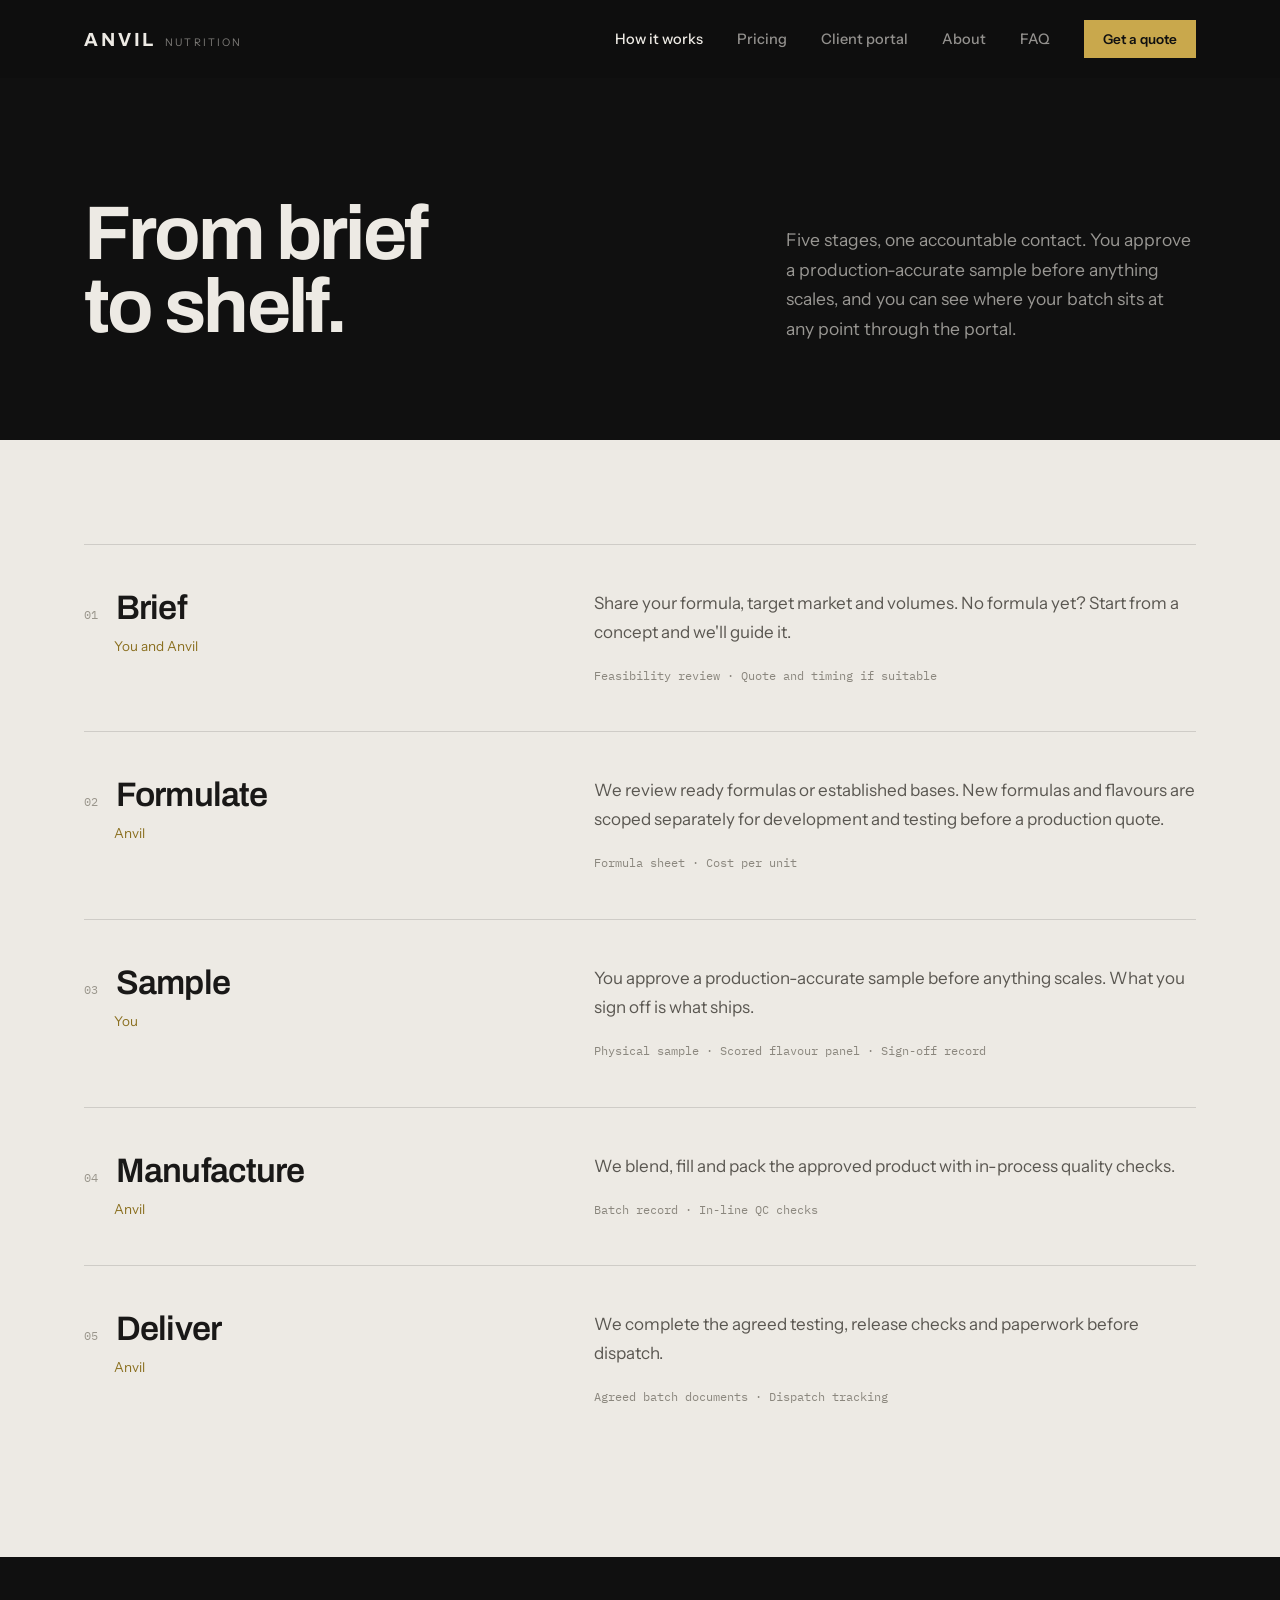
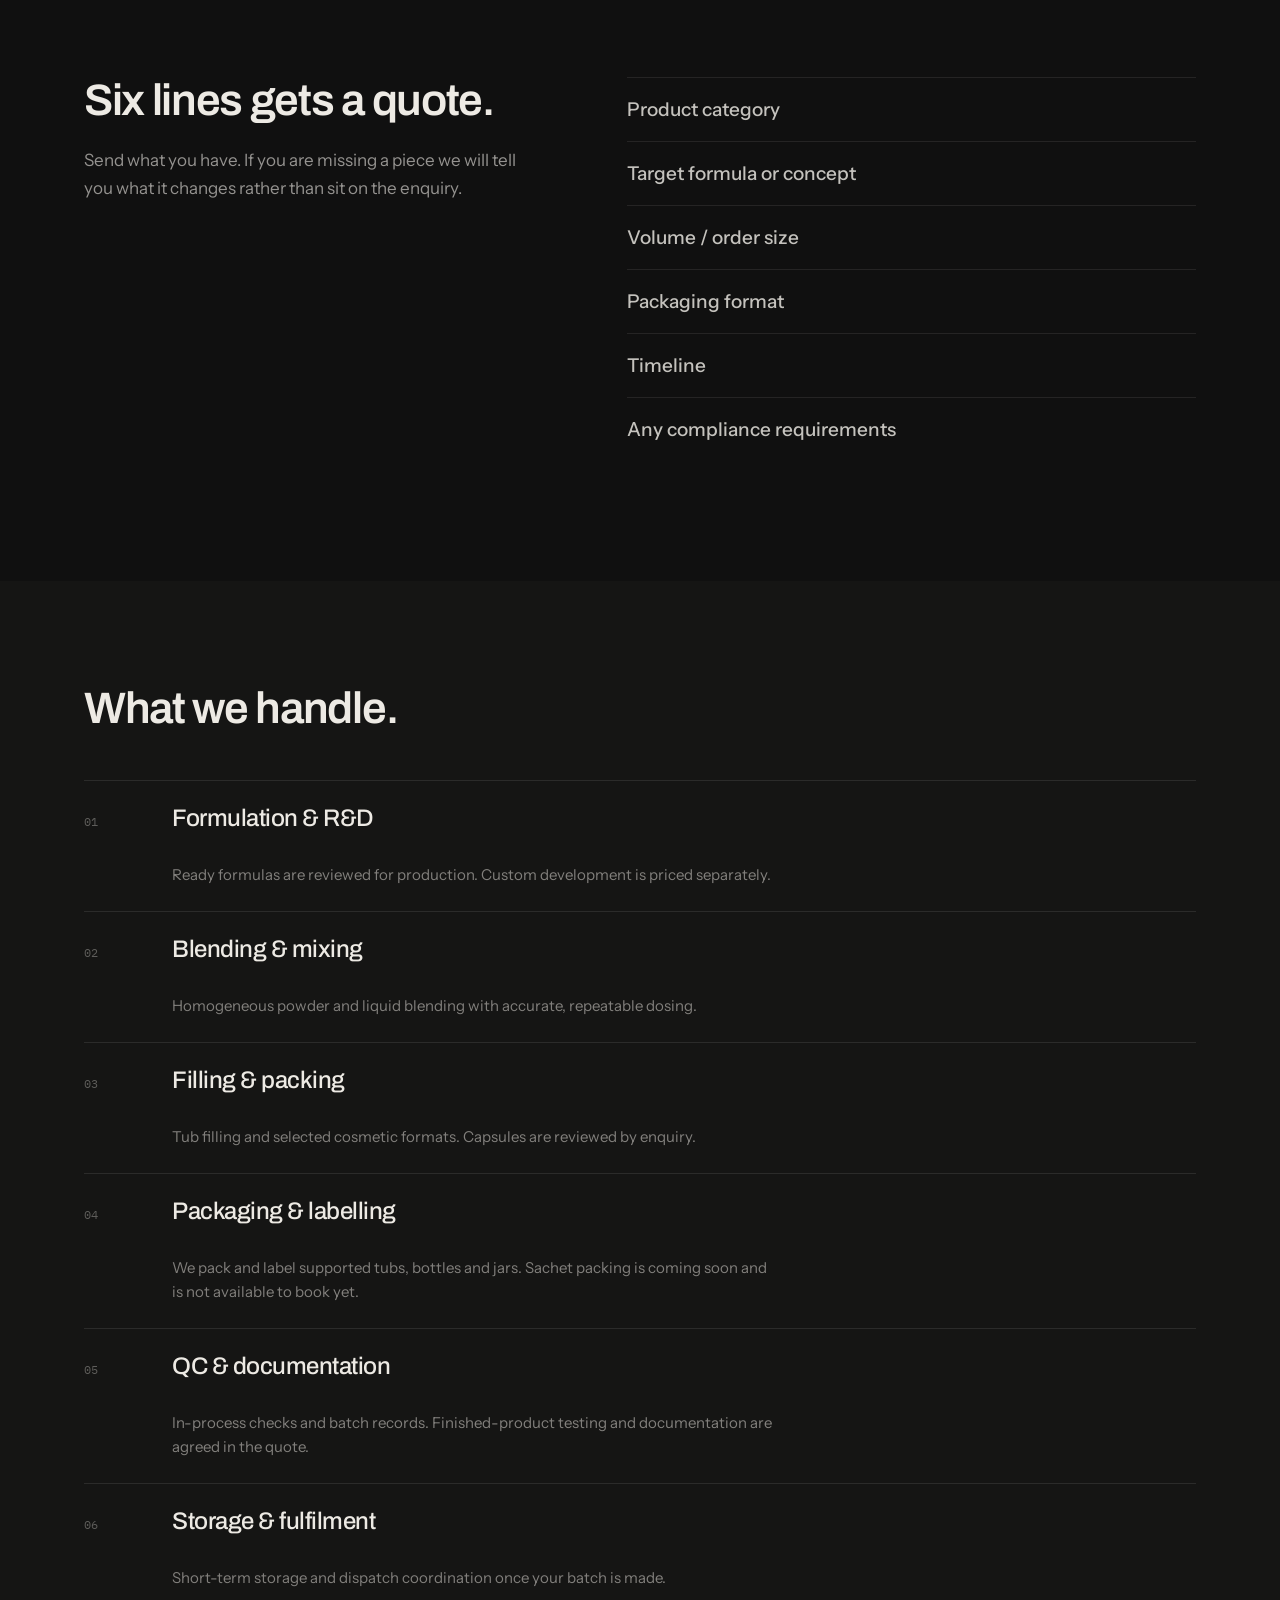
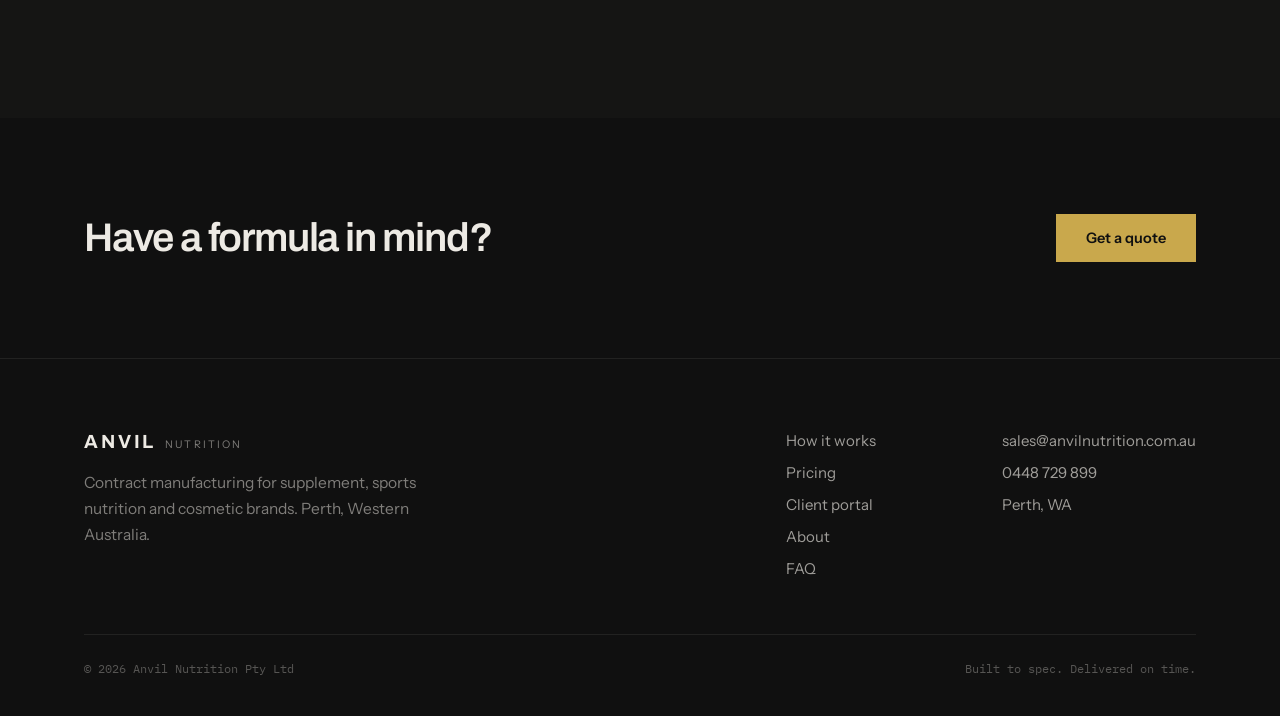
<file: how-it-works.html>
<!DOCTYPE html>
<html lang="en">
<head>
<meta charset="utf-8">
<meta name="viewport" content="width=device-width, initial-scale=1">
<title>How it works · Anvil Nutrition</title>
<meta name="description" content="Five stages from brief to shelf, one accountable contact. You approve a production-accurate sample before anything scales.">
<link rel="icon" type="image/svg+xml" href="favicon.svg">
<link rel="preconnect" href="https://fonts.googleapis.com">
<link rel="preconnect" href="https://fonts.gstatic.com" crossorigin>
<link href="https://fonts.googleapis.com/css2?family=Archivo:wght@500;600;700;800&family=Instrument+Sans:wght@400;500;600&family=IBM+Plex+Mono:wght@400;500&display=swap" rel="stylesheet">
<link rel="stylesheet" href="assets/site.css">
<script src="assets/site.js" defer></script>
</head>
<body>

<header class="site-head">
  <div class="wrap head-in">
    <a class="wordmark" href="index.html" aria-label="Anvil Nutrition — home"><span class="wm-main">ANVIL</span><span class="wm-sub">NUTRITION</span></a>
    <nav class="nav-desktop" aria-label="Primary">
      <a class="nav-link is-active" href="how-it-works.html">How it works</a>
      <a class="nav-link" href="pricing.html">Pricing</a>
      <a class="nav-link" href="portal.html">Client portal</a>
      <a class="nav-link" href="about.html">About</a>
      <a class="nav-link" href="faq.html">FAQ</a>
      <a class="btn btn-nav" href="contact.html">Get a quote</a>
    </nav>
    <button class="menu-toggle" data-menu-toggle aria-label="Menu" aria-expanded="false"><span></span><span></span></button>
  </div>
  <nav class="mobile-menu" data-mobile-menu hidden aria-label="Primary, mobile">
    <a href="how-it-works.html">How it works</a>
    <a href="pricing.html">Pricing</a>
    <a href="portal.html">Client portal</a>
    <a href="about.html">About</a>
    <a href="faq.html">FAQ</a>
    <a class="btn" href="contact.html">Get a quote</a>
  </nav>
</header>

<main>

  <section class="wrap pt-120 pb-96">
    <div class="split-15-10 align-end">
      <h1 class="h-page">From brief<br>to shelf.</h1>
      <p class="sub">Five stages, one accountable contact. You approve a production-accurate sample before anything scales, and you can see where your batch sits at any point through the portal.</p>
    </div>
  </section>

  <section class="bone">
    <div class="wrap pt-104 pb-104">
      <div class="pd-row">
        <div>
          <div class="pd-head"><span class="b-mono">01</span><h2 class="h-34">Brief</h2></div>
          <div class="pd-who">You and Anvil</div>
        </div>
        <div>
          <p class="pd-desc">Share your formula, target market and volumes. No formula yet? Start from a concept and we'll guide it.</p>
          <div class="pd-outputs">Feasibility review · Quote and timing if suitable</div>
        </div>
      </div>
      <div class="pd-row">
        <div>
          <div class="pd-head"><span class="b-mono">02</span><h2 class="h-34">Formulate</h2></div>
          <div class="pd-who">Anvil</div>
        </div>
        <div>
          <p class="pd-desc">We review ready formulas or established bases. New formulas and flavours are scoped separately for development and testing before a production quote.</p>
          <div class="pd-outputs">Formula sheet · Cost per unit</div>
        </div>
      </div>
      <div class="pd-row">
        <div>
          <div class="pd-head"><span class="b-mono">03</span><h2 class="h-34">Sample</h2></div>
          <div class="pd-who">You</div>
        </div>
        <div>
          <p class="pd-desc">You approve a production-accurate sample before anything scales. What you sign off is what ships.</p>
          <div class="pd-outputs">Physical sample · Scored flavour panel · Sign-off record</div>
        </div>
      </div>
      <div class="pd-row">
        <div>
          <div class="pd-head"><span class="b-mono">04</span><h2 class="h-34">Manufacture</h2></div>
          <div class="pd-who">Anvil</div>
        </div>
        <div>
          <p class="pd-desc">We blend, fill and pack the approved product with in-process quality checks.</p>
          <div class="pd-outputs">Batch record · In-line QC checks</div>
        </div>
      </div>
      <div class="pd-row">
        <div>
          <div class="pd-head"><span class="b-mono">05</span><h2 class="h-34">Deliver</h2></div>
          <div class="pd-who">Anvil</div>
        </div>
        <div>
          <p class="pd-desc">We complete the agreed testing, release checks and paperwork before dispatch.</p>
          <div class="pd-outputs">Agreed batch documents · Dispatch tracking</div>
        </div>
      </div>
    </div>
  </section>

  <section class="wrap pt-120 pb-120">
    <div class="split-08-10">
      <div>
        <h2 class="h-44" style="margin-bottom:22px">Six lines gets a quote.</h2>
        <p class="body-17" style="max-width:42ch">Send what you have. If you are missing a piece we will tell you what it changes rather than sit on the enquiry.</p>
      </div>
      <div>
        <div class="list-row-19">Product category</div>
        <div class="list-row-19">Target formula or concept</div>
        <div class="list-row-19">Volume / order size</div>
        <div class="list-row-19">Packaging format</div>
        <div class="list-row-19">Timeline</div>
        <div class="list-row-19">Any compliance requirements</div>
      </div>
    </div>
  </section>

  <section class="panel">
    <div class="wrap pt-104 pb-104">
      <h2 class="h-44" style="margin-bottom:48px">What we handle.</h2>
      <div class="cap-row">
        <span class="mono-n">01</span>
        <div class="row-title-24">Formulation &amp; R&amp;D</div>
        <div class="desc">Ready formulas are reviewed for production. Custom development is priced separately.</div>
      </div>
      <div class="cap-row">
        <span class="mono-n">02</span>
        <div class="row-title-24">Blending &amp; mixing</div>
        <div class="desc">Homogeneous powder and liquid blending with accurate, repeatable dosing.</div>
      </div>
      <div class="cap-row">
        <span class="mono-n">03</span>
        <div class="row-title-24">Filling &amp; packing</div>
        <div class="desc">Tub filling and selected cosmetic formats. Capsules are reviewed by enquiry.</div>
      </div>
      <div class="cap-row">
        <span class="mono-n">04</span>
        <div class="row-title-24">Packaging &amp; labelling</div>
        <div class="desc">We pack and label supported tubs, bottles and jars. Sachet packing is coming soon and is not available to book yet.</div>
      </div>
      <div class="cap-row">
        <span class="mono-n">05</span>
        <div class="row-title-24">QC &amp; documentation</div>
        <div class="desc">In-process checks and batch records. Finished-product testing and documentation are agreed in the quote.</div>
      </div>
      <div class="cap-row">
        <span class="mono-n">06</span>
        <div class="row-title-24">Storage &amp; fulfilment</div>
        <div class="desc">Short-term storage and dispatch coordination once your batch is made.</div>
      </div>
    </div>
  </section>

  <section class="wrap pt-96 pb-96">
    <div class="cta-row">
      <h2 class="h-40">Have a formula in mind?</h2>
      <a class="btn" href="contact.html">Get a quote</a>
    </div>
  </section>

</main>

<footer class="site-foot">
  <div class="wrap pt-72 pb-40">
    <div class="foot-grid">
      <div>
        <div class="wordmark" style="margin-bottom:18px"><span class="wm-main">ANVIL</span><span class="wm-sub">NUTRITION</span></div>
        <p class="foot-blurb">Contract manufacturing for supplement, sports nutrition and cosmetic brands. Perth, Western Australia.</p>
      </div>
      <div class="foot-cols">
        <div class="foot-col">
          <a href="how-it-works.html">How it works</a>
          <a href="pricing.html">Pricing</a>
          <a href="portal.html">Client portal</a>
          <a href="about.html">About</a>
          <a href="faq.html">FAQ</a>
        </div>
        <div class="foot-col">
          <a href="mailto:sales@anvilnutrition.com.au">sales@anvilnutrition.com.au</a>
          <a href="tel:0448729899">0448 729 899</a>
          <span>Perth, WA</span>
        </div>
      </div>
    </div>
    <div class="foot-bar">
      <span>© 2026 Anvil Nutrition Pty Ltd</span>
      <span>Built to spec. Delivered on time.</span>
    </div>
  </div>
</footer>

</body>
</html>
</file>
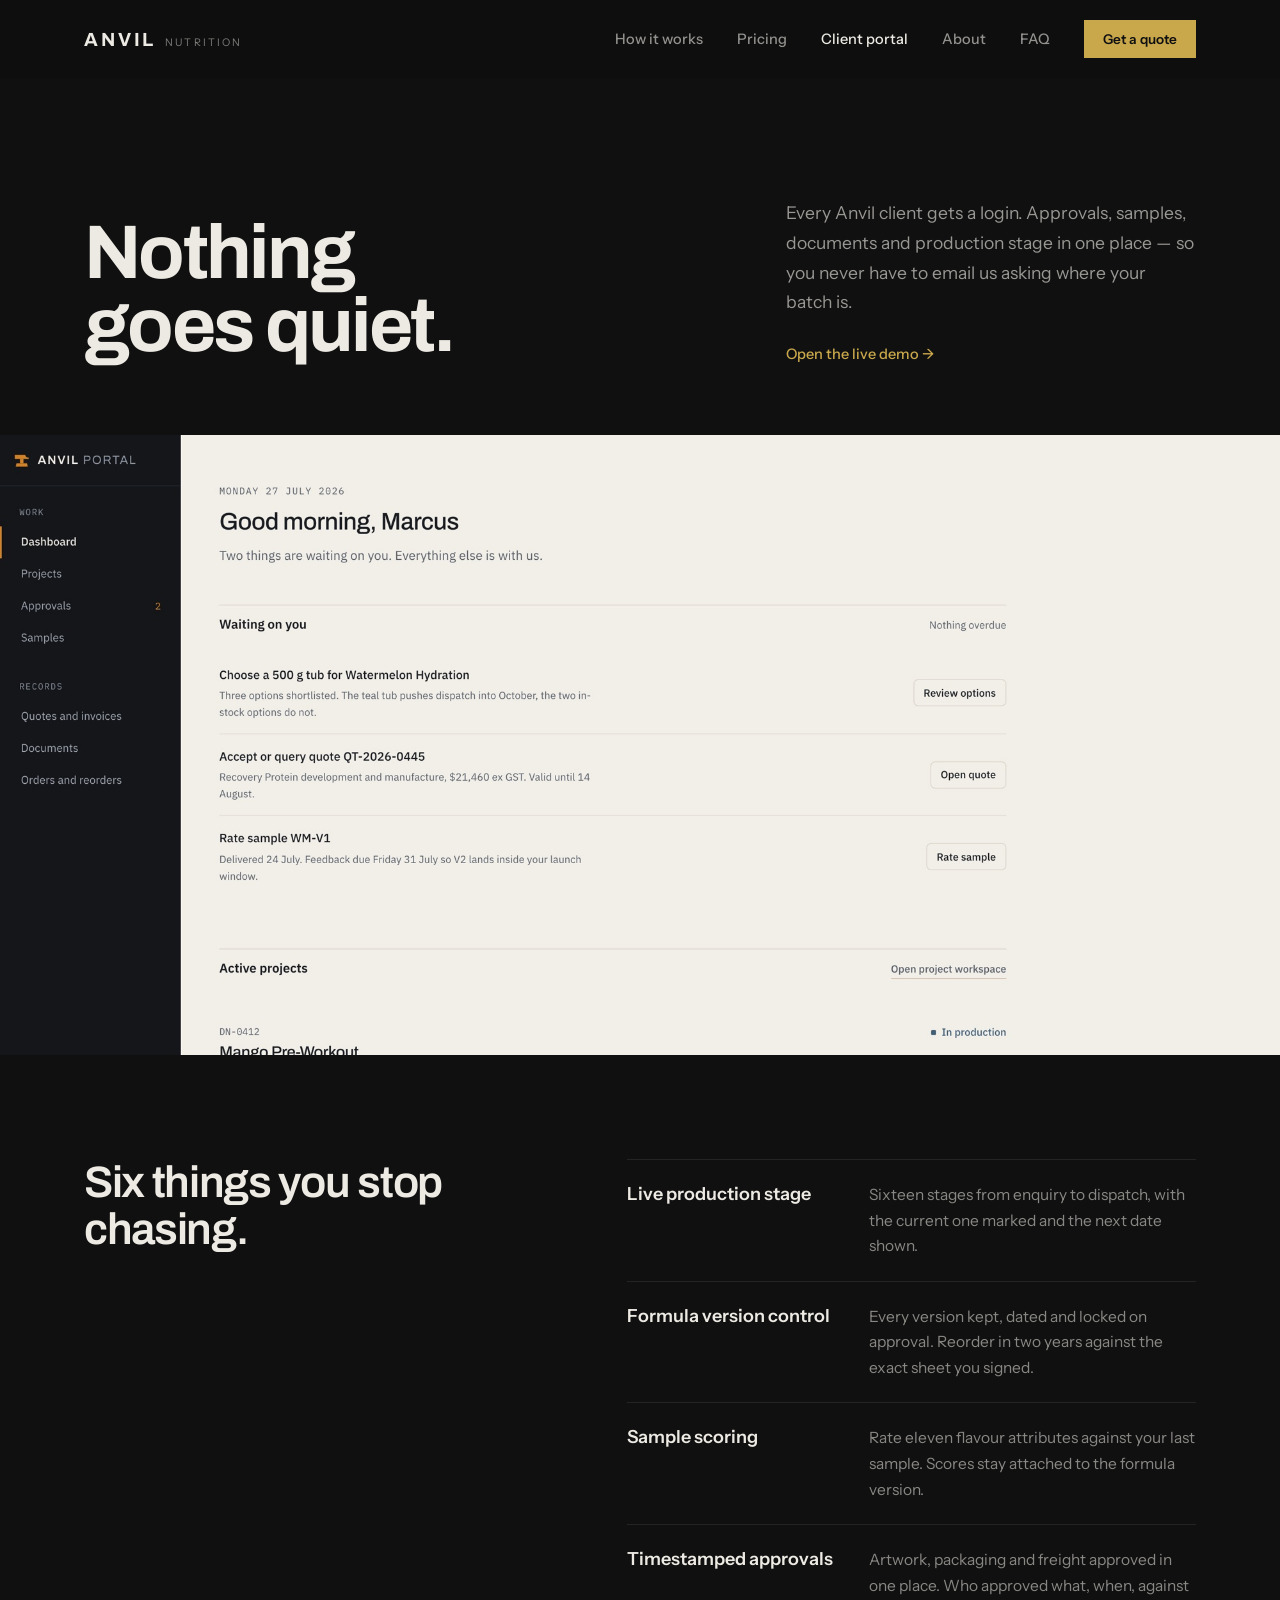
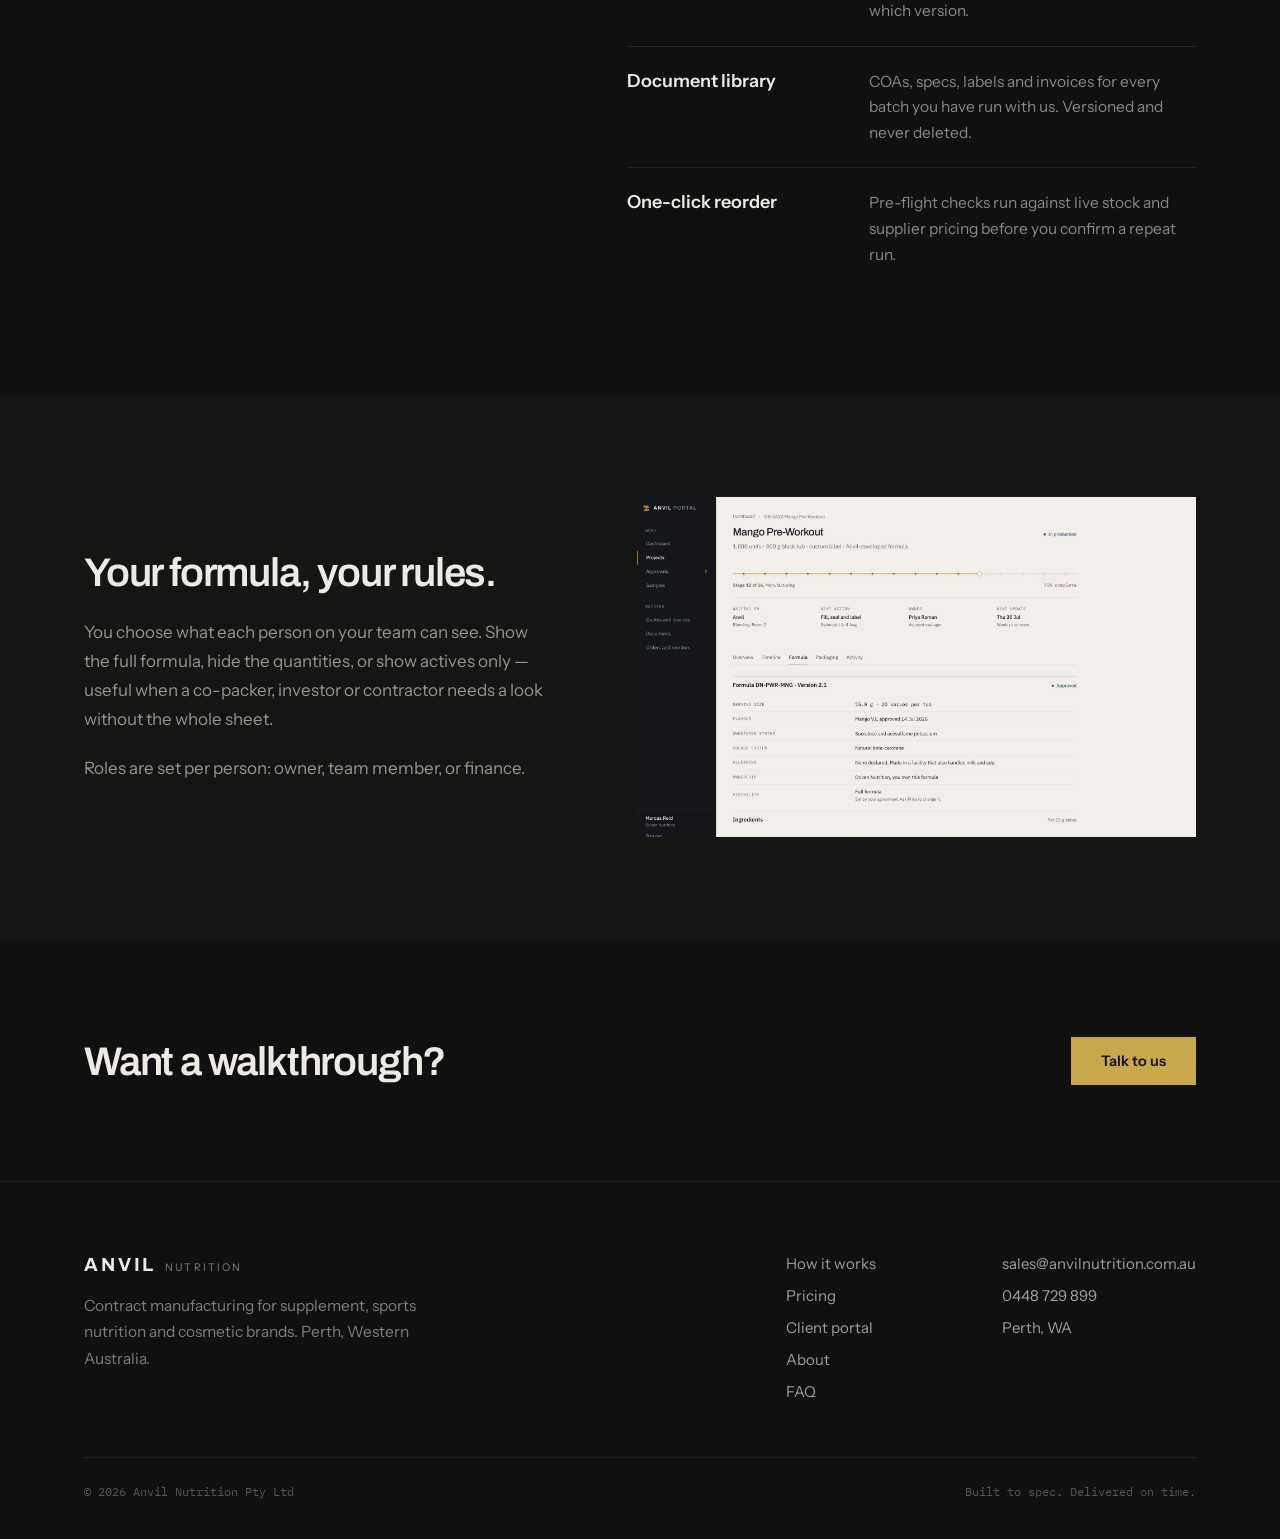
<file: portal.html>
<!DOCTYPE html>
<html lang="en">
<head>
<meta charset="utf-8">
<meta name="viewport" content="width=device-width, initial-scale=1">
<title>Client portal · Anvil Nutrition</title>
<meta name="description" content="Every Anvil client gets a login. Approvals, samples, documents and production stage in one place — so you never have to email us asking where your batch is.">
<link rel="icon" type="image/svg+xml" href="favicon.svg">
<link rel="preconnect" href="https://fonts.googleapis.com">
<link rel="preconnect" href="https://fonts.gstatic.com" crossorigin>
<link href="https://fonts.googleapis.com/css2?family=Archivo:wght@500;600;700;800&family=Instrument+Sans:wght@400;500;600&family=IBM+Plex+Mono:wght@400;500&display=swap" rel="stylesheet">
<link rel="stylesheet" href="assets/site.css">
<script src="assets/site.js" defer></script>
</head>
<body>

<header class="site-head">
  <div class="wrap head-in">
    <a class="wordmark" href="index.html" aria-label="Anvil Nutrition — home"><span class="wm-main">ANVIL</span><span class="wm-sub">NUTRITION</span></a>
    <nav class="nav-desktop" aria-label="Primary">
      <a class="nav-link" href="how-it-works.html">How it works</a>
      <a class="nav-link" href="pricing.html">Pricing</a>
      <a class="nav-link is-active" href="portal.html">Client portal</a>
      <a class="nav-link" href="about.html">About</a>
      <a class="nav-link" href="faq.html">FAQ</a>
      <a class="btn btn-nav" href="contact.html">Get a quote</a>
    </nav>
    <button class="menu-toggle" data-menu-toggle aria-label="Menu" aria-expanded="false"><span></span><span></span></button>
  </div>
  <nav class="mobile-menu" data-mobile-menu hidden aria-label="Primary, mobile">
    <a href="how-it-works.html">How it works</a>
    <a href="pricing.html">Pricing</a>
    <a href="portal.html">Client portal</a>
    <a href="about.html">About</a>
    <a href="faq.html">FAQ</a>
    <a class="btn" href="contact.html">Get a quote</a>
  </nav>
</header>

<main>

  <section class="wrap pt-120 pb-72">
    <div class="split-15-10 align-end">
      <h1 class="h-page">Nothing<br>goes quiet.</h1>
      <div>
        <p class="sub" style="margin-bottom:26px">Every Anvil client gets a login. Approvals, samples, documents and production stage in one place — so you never have to email us asking where your batch is.</p>
        <a class="a-link" href="portal-demo.html">Open the live demo →</a>
      </div>
    </div>
  </section>

  <img class="shot-wide" src="assets/img/portal-dashboard.jpg" alt="Anvil client portal dashboard — waiting-on-you list and active projects">

  <section class="wrap pt-104 pb-104">
    <div class="split-08-10">
      <h2 class="h-44">Six things you stop chasing.</h2>
      <div>
        <div class="def-row"><div class="t">Live production stage</div><div class="d">Sixteen stages from enquiry to dispatch, with the current one marked and the next date shown.</div></div>
        <div class="def-row"><div class="t">Formula version control</div><div class="d">Every version kept, dated and locked on approval. Reorder in two years against the exact sheet you signed.</div></div>
        <div class="def-row"><div class="t">Sample scoring</div><div class="d">Rate eleven flavour attributes against your last sample. Scores stay attached to the formula version.</div></div>
        <div class="def-row"><div class="t">Timestamped approvals</div><div class="d">Artwork, packaging and freight approved in one place. Who approved what, when, against which version.</div></div>
        <div class="def-row"><div class="t">Document library</div><div class="d">COAs, specs, labels and invoices for every batch you have run with us. Versioned and never deleted.</div></div>
        <div class="def-row"><div class="t">One-click reorder</div><div class="d">Pre-flight checks run against live stock and supplier pricing before you confirm a repeat run.</div></div>
      </div>
    </div>
  </section>

  <section class="panel">
    <div class="wrap pt-104 pb-104">
      <div class="split-10-12">
        <div>
          <h2 class="h-40" style="margin-bottom:24px">Your formula, your rules.</h2>
          <p class="body-17" style="margin-bottom:20px;max-width:50ch">You choose what each person on your team can see. Show the full formula, hide the quantities, or show actives only — useful when a co-packer, investor or contractor needs a look without the whole sheet.</p>
          <p class="body-17">Roles are set per person: owner, team member, or finance.</p>
        </div>
        <img class="shot-inline" src="assets/img/portal-formula.jpg" alt="Portal formula screen — version, visibility and ownership">
      </div>
    </div>
  </section>

  <section class="wrap pt-96 pb-96">
    <div class="cta-row">
      <h2 class="h-40">Want a walkthrough?</h2>
      <a class="btn" href="contact.html">Talk to us</a>
    </div>
  </section>

</main>

<footer class="site-foot">
  <div class="wrap pt-72 pb-40">
    <div class="foot-grid">
      <div>
        <div class="wordmark" style="margin-bottom:18px"><span class="wm-main">ANVIL</span><span class="wm-sub">NUTRITION</span></div>
        <p class="foot-blurb">Contract manufacturing for supplement, sports nutrition and cosmetic brands. Perth, Western Australia.</p>
      </div>
      <div class="foot-cols">
        <div class="foot-col">
          <a href="how-it-works.html">How it works</a>
          <a href="pricing.html">Pricing</a>
          <a href="portal.html">Client portal</a>
          <a href="about.html">About</a>
          <a href="faq.html">FAQ</a>
        </div>
        <div class="foot-col">
          <a href="mailto:sales@anvilnutrition.com.au">sales@anvilnutrition.com.au</a>
          <a href="tel:0448729899">0448 729 899</a>
          <span>Perth, WA</span>
        </div>
      </div>
    </div>
    <div class="foot-bar">
      <span>© 2026 Anvil Nutrition Pty Ltd</span>
      <span>Built to spec. Delivered on time.</span>
    </div>
  </div>
</footer>

</body>
</html>
</file>
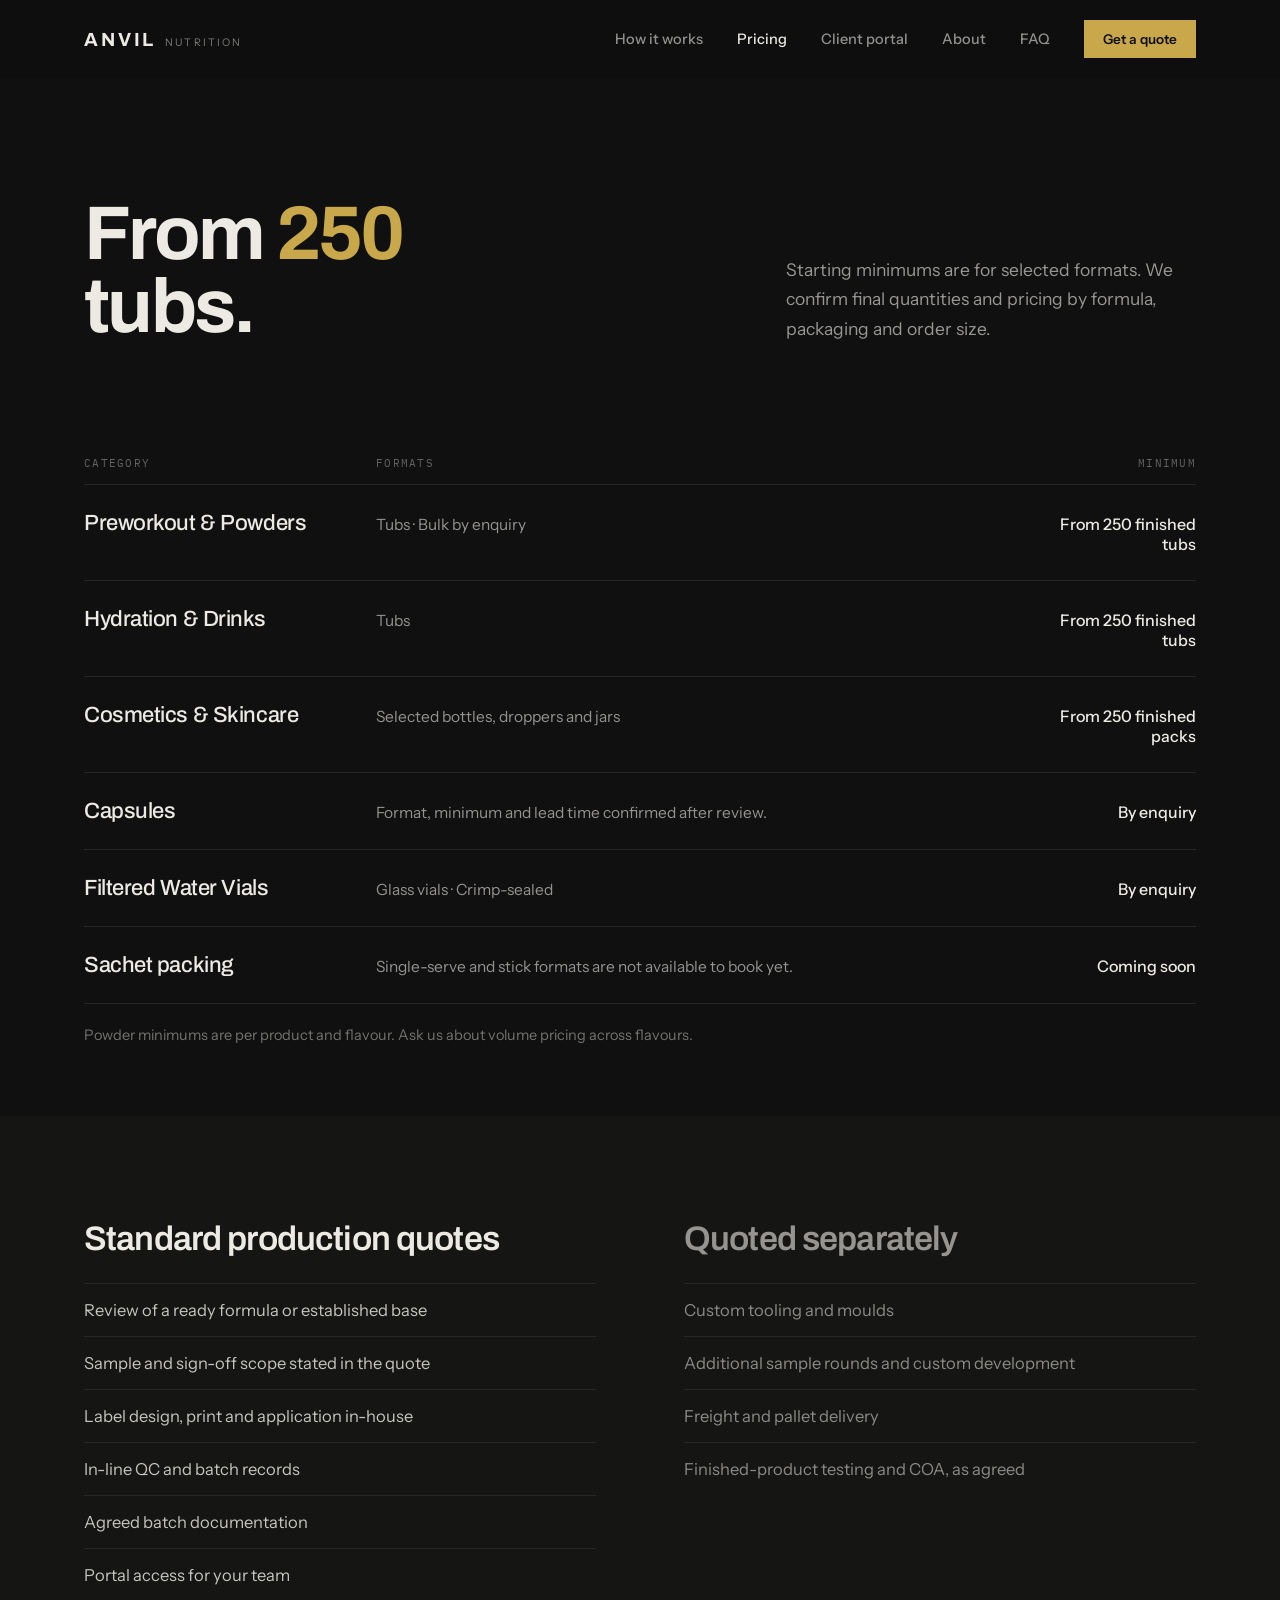
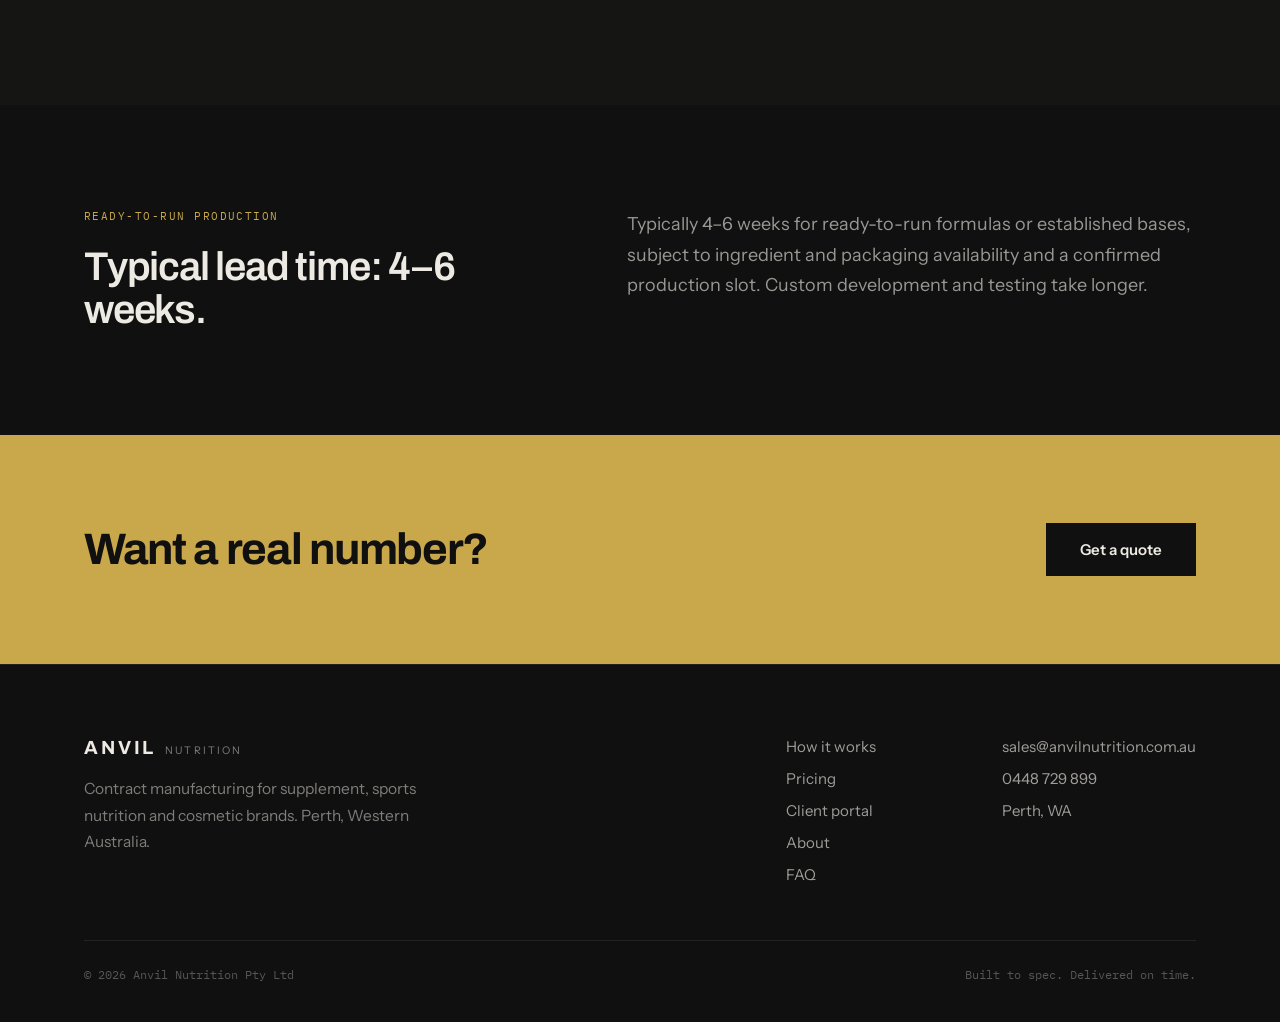
<file: pricing.html>
<!DOCTYPE html>
<html lang="en">
<head>
<meta charset="utf-8">
<meta name="viewport" content="width=device-width, initial-scale=1">
<title>Pricing &amp; MOQs · Anvil Nutrition</title>
<meta name="description" content="Anvil Nutrition pricing and minimums. Selected powder and hydration runs start at 250 finished tubs. Capsules by enquiry. Sachets coming soon.">
<link rel="icon" type="image/svg+xml" href="favicon.svg">
<link rel="preconnect" href="https://fonts.googleapis.com">
<link rel="preconnect" href="https://fonts.gstatic.com" crossorigin>
<link href="https://fonts.googleapis.com/css2?family=Archivo:wght@500;600;700;800&family=Instrument+Sans:wght@400;500;600&family=IBM+Plex+Mono:wght@400;500&display=swap" rel="stylesheet">
<link rel="stylesheet" href="assets/site.css">
<script src="assets/site.js" defer></script>
</head>
<body>

<header class="site-head">
  <div class="wrap head-in">
    <a class="wordmark" href="index.html" aria-label="Anvil Nutrition — home"><span class="wm-main">ANVIL</span><span class="wm-sub">NUTRITION</span></a>
    <nav class="nav-desktop" aria-label="Primary">
      <a class="nav-link" href="how-it-works.html">How it works</a>
      <a class="nav-link is-active" href="pricing.html">Pricing</a>
      <a class="nav-link" href="portal.html">Client portal</a>
      <a class="nav-link" href="about.html">About</a>
      <a class="nav-link" href="faq.html">FAQ</a>
      <a class="btn btn-nav" href="contact.html">Get a quote</a>
    </nav>
    <button class="menu-toggle" data-menu-toggle aria-label="Menu" aria-expanded="false"><span></span><span></span></button>
  </div>
  <nav class="mobile-menu" data-mobile-menu hidden aria-label="Primary, mobile">
    <a href="how-it-works.html">How it works</a>
    <a href="pricing.html">Pricing</a>
    <a href="portal.html">Client portal</a>
    <a href="about.html">About</a>
    <a href="faq.html">FAQ</a>
    <a class="btn" href="contact.html">Get a quote</a>
  </nav>
</header>

<main>

  <section class="wrap pt-120 pb-72">
    <div class="split-15-10 align-end">
      <h1 class="h-page">From <span class="amber">250</span><br>tubs.</h1>
      <p class="sub">Starting minimums are for selected formats. We confirm final quantities and pricing by formula, packaging and order size.</p>
    </div>
  </section>

  <section class="wrap pt-40 pb-72">
    <div class="price-head">
      <div>Category</div><div>Formats</div><div style="text-align:right">Minimum</div>
    </div>
    <div class="price-row">
      <div class="row-title-22">Preworkout &amp; Powders</div>
      <div><div class="formats">Tubs · Bulk by enquiry</div></div>
      <div class="min">From 250 finished tubs</div>
    </div>
    <div class="price-row">
      <div class="row-title-22">Hydration &amp; Drinks</div>
      <div><div class="formats">Tubs</div></div>
      <div class="min">From 250 finished tubs</div>
    </div>
    <div class="price-row">
      <div class="row-title-22">Cosmetics &amp; Skincare</div>
      <div><div class="formats">Selected bottles, droppers and jars</div></div>
      <div class="min">From 250 finished packs</div>
    </div>
    <div class="price-row">
      <div class="row-title-22">Capsules</div>
      <div>
        <div class="formats">Format, minimum and lead time confirmed after review.</div>
      </div>
      <div class="min">By enquiry</div>
    </div>
    <div class="price-row">
      <div class="row-title-22">Filtered Water Vials</div>
      <div><div class="formats">Glass vials · Crimp-sealed</div></div>
      <div class="min">By enquiry</div>
    </div>
    <div class="price-row">
      <div class="row-title-22">Sachet packing</div>
      <div><div class="formats">Single-serve and stick formats are not available to book yet.</div></div>
      <div class="min">Coming soon</div>
    </div>
    <div class="price-foot">Powder minimums are per product and flavour. Ask us about volume pricing across flavours.</div>
  </section>

  <section class="panel">
    <div class="wrap pt-104 pb-104">
      <div class="split-11">
        <div>
          <h2 class="h-34" style="margin-bottom:26px">Standard production quotes</h2>
          <div class="inc-row">Review of a ready formula or established base</div>
          <div class="inc-row">Sample and sign-off scope stated in the quote</div>
          <div class="inc-row">Label design, print and application in-house</div>
          <div class="inc-row">In-line QC and batch records</div>
          <div class="inc-row">Agreed batch documentation</div>
          <div class="inc-row">Portal access for your team</div>
        </div>
        <div>
          <h2 class="h-34 muted" style="margin-bottom:26px">Quoted separately</h2>
          <div class="inc-row excl">Custom tooling and moulds</div>
          <div class="inc-row excl">Additional sample rounds and custom development</div>
          <div class="inc-row excl">Freight and pallet delivery</div>
          <div class="inc-row excl">Finished-product testing and COA, as agreed</div>
        </div>
      </div>
    </div>
  </section>

  <section class="wrap pt-104 pb-104">
    <div class="split-08-10">
      <div>
        <div class="label" style="display:block;color:#C9A84C;letter-spacing:0.14em;margin-bottom:22px">Ready-to-run production</div>
        <h2 class="h-40">Typical lead time: 4–6 weeks.</h2>
      </div>
      <p class="body-18" style="max-width:56ch">Typically 4–6 weeks for ready-to-run formulas or established bases, subject to ingredient and packaging availability and a confirmed production slot. Custom development and testing take longer.</p>
    </div>
  </section>

  <section class="cta-amber">
    <div class="wrap pt-88 pb-88">
      <div class="cta-in center">
        <h2 class="h-44 h-44-bold">Want a real number?</h2>
        <a class="btn-ink" href="contact.html">Get a quote</a>
      </div>
    </div>
  </section>

</main>

<footer class="site-foot">
  <div class="wrap pt-72 pb-40">
    <div class="foot-grid">
      <div>
        <div class="wordmark" style="margin-bottom:18px"><span class="wm-main">ANVIL</span><span class="wm-sub">NUTRITION</span></div>
        <p class="foot-blurb">Contract manufacturing for supplement, sports nutrition and cosmetic brands. Perth, Western Australia.</p>
      </div>
      <div class="foot-cols">
        <div class="foot-col">
          <a href="how-it-works.html">How it works</a>
          <a href="pricing.html">Pricing</a>
          <a href="portal.html">Client portal</a>
          <a href="about.html">About</a>
          <a href="faq.html">FAQ</a>
        </div>
        <div class="foot-col">
          <a href="mailto:sales@anvilnutrition.com.au">sales@anvilnutrition.com.au</a>
          <a href="tel:0448729899">0448 729 899</a>
          <span>Perth, WA</span>
        </div>
      </div>
    </div>
    <div class="foot-bar">
      <span>© 2026 Anvil Nutrition Pty Ltd</span>
      <span>Built to spec. Delivered on time.</span>
    </div>
  </div>
</footer>

</body>
</html>
</file>
<file: assets/site.css>
/* Anvil Nutrition — marketing site
   Implemented from `Anvil Website.dc.html` (claude.ai/design project).
   Palette: #101010 ground · #151514 panel · #EDEAE4 bone · #C9A84C amber. */

*, *::before, *::after { box-sizing: border-box; }

html { scroll-behavior: smooth; }

body {
  margin: 0;
  background: #101010;
  color: #EDEAE4;
  font-family: 'Instrument Sans', system-ui, sans-serif;
  -webkit-font-smoothing: antialiased;
  color-scheme: dark;
}

::selection { background: #C9A84C; color: #101010; }

a { color: #C9A84C; text-decoration: none; }
a:hover { color: #dcbe6a; }

button { font-family: inherit; cursor: pointer; border: none; background: none; color: inherit; }
input, select, textarea { font-family: inherit; }

img { max-width: 100%; display: block; }

/* ---------- layout ---------- */

.wrap { max-width: 1240px; margin: 0 auto; padding-left: 64px; padding-right: 64px; }

.pt-140 { padding-top: 140px; } .pb-140 { padding-bottom: 140px; }
.pt-120 { padding-top: 120px; } .pb-120 { padding-bottom: 120px; }
.pt-104 { padding-top: 104px; } .pb-104 { padding-bottom: 104px; }
.pt-96  { padding-top: 96px; }  .pb-96  { padding-bottom: 96px; }
.pt-88  { padding-top: 88px; }  .pb-88  { padding-bottom: 88px; }
.pt-72  { padding-top: 72px; }  .pb-72  { padding-bottom: 72px; }
.pt-64  { padding-top: 64px; }  .pb-64  { padding-bottom: 64px; }
.pt-40  { padding-top: 40px; }  .pb-40  { padding-bottom: 40px; }
.pt-28  { padding-top: 28px; }  .pb-28  { padding-bottom: 28px; }

/* two-column splits — numbers echo the design's fr ratios */
.split-15-10  { display: grid; grid-template-columns: 1.5fr 1fr;  gap: 88px; align-items: start; }
.split-10-135 { display: grid; grid-template-columns: 1fr 1.35fr; gap: 88px; align-items: start; }
.split-115-10 { display: grid; grid-template-columns: 1.15fr 1fr; gap: 72px; align-items: start; }
.split-10-12  { display: grid; grid-template-columns: 1fr 1.2fr;  gap: 88px; align-items: center; }
.split-08-10  { display: grid; grid-template-columns: 0.8fr 1fr;  gap: 88px; align-items: start; }
.split-11     { display: grid; grid-template-columns: 1fr 1fr;    gap: 88px; align-items: start; }
.align-end    { align-items: end; }

.panel { background: #151514; }

.bone { background: #EDEAE4; color: #191817; }

/* ---------- type ---------- */

.h-hero {
  font-family: 'Archivo', sans-serif; font-weight: 700;
  font-size: 92px; line-height: 0.94; letter-spacing: -0.035em; margin: 0 0 30px;
}
.h-page {
  font-family: 'Archivo', sans-serif; font-weight: 700;
  font-size: 76px; line-height: 0.96; letter-spacing: -0.035em; margin: 0;
}
.h-64 {
  font-family: 'Archivo', sans-serif; font-weight: 700;
  font-size: 64px; line-height: 0.96; letter-spacing: -0.035em; margin: 0 0 18px;
}
.h-52 {
  font-family: 'Archivo', sans-serif; font-weight: 600;
  font-size: 52px; line-height: 1.04; letter-spacing: -0.03em; margin: 0;
}
.h-44 {
  font-family: 'Archivo', sans-serif; font-weight: 600;
  font-size: 44px; line-height: 1.06; letter-spacing: -0.03em; margin: 0;
}
.h-44-bold { font-weight: 700; }
.h-40 {
  font-family: 'Archivo', sans-serif; font-weight: 600;
  font-size: 40px; line-height: 1.08; letter-spacing: -0.03em; margin: 0;
}
.h-34 {
  font-family: 'Archivo', sans-serif; font-weight: 600;
  font-size: 34px; letter-spacing: -0.025em; margin: 0;
}
.row-title-28 { font-family: 'Archivo', sans-serif; font-weight: 500; font-size: 28px; letter-spacing: -0.02em; line-height: 1.15; }
.row-title-24 { font-family: 'Archivo', sans-serif; font-weight: 500; font-size: 24px; letter-spacing: -0.02em; }
.row-title-22 { font-family: 'Archivo', sans-serif; font-weight: 500; font-size: 22px; letter-spacing: -0.02em; }

.lede    { font-size: 19px;   line-height: 1.6;  color: rgba(237,234,228,.66); margin: 0; }
.sub     { font-size: 17.5px; line-height: 1.7;  color: rgba(237,234,228,.62); margin: 0; }
.body-18 { font-size: 18px;   line-height: 1.7;  color: rgba(237,234,228,.62); margin: 0; }
.body-17 { font-size: 17px;   line-height: 1.7;  color: rgba(237,234,228,.6);  margin: 0; }
.about-p { font-size: 17.5px; line-height: 1.75; color: rgba(237,234,228,.64); margin: 0 0 22px; max-width: 60ch; }
.about-p:last-child { margin-bottom: 0; }

.label {
  font-family: 'IBM Plex Mono', monospace; font-size: 10.5px;
  letter-spacing: 0.12em; text-transform: uppercase; color: rgba(237,234,228,.38);
}
.mono-n { font-family: 'IBM Plex Mono', monospace; font-size: 12px; color: rgba(237,234,228,.34); }

.amber { color: #C9A84C; }

/* ---------- buttons and links ---------- */

.btn {
  display: inline-block; background: #C9A84C; color: #101010;
  padding: 15px 30px; font-weight: 600; font-size: 14.5px; white-space: nowrap;
}
.btn:hover { background: #dcbe6a; color: #101010; }

.btn-lg { padding: 17px 34px; font-size: 15px; }

.btn-ink { display: inline-block; background: #101010; color: #EDEAE4; padding: 17px 34px; font-weight: 600; font-size: 15px; white-space: nowrap; }
.btn-ink:hover { background: #000; color: #EDEAE4; }

.a-link { font-size: 14.5px; font-weight: 500; color: #C9A84C; }
.a-link:hover { color: #dcbe6a; }

.ghost-link { font-size: 14.5px; font-weight: 500; color: rgba(237,234,228,.72); }
.ghost-link:hover { color: #EDEAE4; }

/* ---------- header ---------- */

.site-head {
  position: sticky; top: 0; z-index: 60;
  background: rgba(14,14,14,.86);
  backdrop-filter: blur(16px); -webkit-backdrop-filter: blur(16px);
}
.head-in { height: 78px; display: flex; align-items: center; justify-content: space-between; gap: 32px; }

.wordmark { display: flex; align-items: baseline; gap: 9px; }
.wordmark .wm-main { font-family: 'Archivo', sans-serif; font-weight: 700; font-size: 19px; letter-spacing: 0.15em; color: #EDEAE4; }
.wordmark .wm-sub  { font-size: 10.5px; letter-spacing: 0.2em; color: rgba(237,234,228,.5); }

.nav-desktop { display: flex; align-items: center; gap: 34px; }
.nav-link { font-size: 14.5px; font-weight: 500; white-space: nowrap; color: rgba(237,234,228,.6); }
.nav-link:hover { color: #EDEAE4; }
.nav-link.is-active { color: #EDEAE4; }
.btn-nav { padding: 11px 19px; font-size: 13.5px; }

.menu-toggle { display: none; width: 44px; height: 44px; align-items: center; justify-content: center; flex-direction: column; gap: 5px; padding: 0; }
.menu-toggle span { display: block; width: 21px; height: 1.5px; background: #EDEAE4; }

.mobile-menu { background: #0C0C0C; padding: 6px 22px 20px; }
.mobile-menu[hidden] { display: none; }
.mobile-menu a { display: block; width: 100%; text-align: left; font-size: 17px; font-weight: 500; color: rgba(237,234,228,.86); padding: 16px 0; border-bottom: 1px solid rgba(237,234,228,.07); }
.mobile-menu .btn { display: block; width: 100%; text-align: center; font-size: 15px; padding: 15px 0; margin-top: 16px; border-bottom: none; color: #101010; }

/* ---------- home: hero ---------- */

.hero { position: relative; min-height: 720px; display: flex; align-items: flex-end; overflow: hidden; }
.hero-img { position: absolute; inset: 0; width: 100%; height: 100%; object-fit: cover; }
.hero-grad { position: absolute; inset: 0; background: linear-gradient(97deg, rgba(12,12,12,.96) 22%, rgba(12,12,12,.72) 48%, rgba(12,12,12,.1) 100%); }
.hero-in { position: relative; width: 100%; }
.hero-copy { max-width: 800px; }
.hero-copy .lede { max-width: 520px; margin-bottom: 42px; }
.hero-ctas { display: flex; align-items: center; gap: 30px; flex-wrap: wrap; }

/* ---------- bands and rows ---------- */

.band { border-top: 1px solid rgba(237,234,228,.08); border-bottom: 1px solid rgba(237,234,228,.08); }
.band-grid { display: grid; grid-template-columns: repeat(4, 1fr); column-gap: 48px; align-items: baseline; }
.spec { display: flex; flex-direction: column; gap: 7px; }
.spec .v { font-size: 16.5px; font-weight: 500; }

.numeral-250 { font-family: 'Archivo', sans-serif; font-weight: 700; font-size: 150px; line-height: 0.82; letter-spacing: -0.05em; color: #C9A84C; }
.numeral-cap { font-size: 15px; color: rgba(237,234,228,.5); margin-top: 14px; }

.metric-row { display: flex; justify-content: space-between; align-items: baseline; gap: 20px; padding: 17px 0; border-top: 1px solid rgba(237,234,228,.09); }
.metric-row .k { font-size: 15px; color: rgba(237,234,228,.55); }
.metric-row .v { font-size: 17px; font-weight: 500; }

/* definition rows: bold term on the left, description right */
.def-row { display: grid; grid-template-columns: 210px 1fr; gap: 32px; align-items: baseline; padding: 22px 0; border-top: 1px solid rgba(237,234,228,.09); }
.def-row .t { font-size: 18px; font-weight: 600; }
.def-row .d { font-size: 15.5px; line-height: 1.65; color: rgba(237,234,228,.55); }

.plain-row { padding: 22px 0; border-top: 1px solid rgba(237,234,228,.09); font-size: 22px; font-weight: 500; letter-spacing: -0.015em; color: rgba(237,234,228,.86); }

/* ---------- home: categories ---------- */

.cat-head { align-items: end; margin-bottom: 56px; }
.cat-head p { font-size: 16.5px; line-height: 1.65; color: rgba(237,234,228,.55); margin: 0; }

.cat-row {
  display: grid; grid-template-columns: 56px 1fr 150px; gap: 20px; align-items: baseline;
  padding: 26px 0; border-top: 1px solid rgba(237,234,228,.1); cursor: default;
  color: rgba(237,234,228,.62);
}
.cat-row.is-active, .cat-row:hover { color: #EDEAE4; }
.cat-row .formats { font-size: 14.5px; color: rgba(237,234,228,.45); margin-top: 9px; }
.cat-row .moq { font-size: 14px; color: rgba(237,234,228,.55); text-align: right; }
.cat-more { border-top: 1px solid rgba(237,234,228,.1); padding-top: 26px; }

.cat-media {
  position: sticky; top: 130px; height: 520px; background: #0C0C0C;
  background-size: cover; background-position: center;
  transition: background-image .2s ease;
}

/* ---------- bone (light) sections ---------- */

.bone .b-dim   { color: #5A5751; }
.bone .b-mono  { font-family: 'IBM Plex Mono', monospace; font-size: 12px; color: #9A968C; }
.bone .a-link  { color: #8A6F1F; }
.bone .a-link:hover { color: #191817; }

.step-row { display: grid; grid-template-columns: 64px 1fr; gap: 24px; align-items: baseline; padding: 26px 0; border-top: 1px solid rgba(25,24,23,.14); }
.step-row .desc { font-size: 15.5px; line-height: 1.65; color: #5A5751; margin-top: 10px; max-width: 56ch; }

.pd-row { display: grid; grid-template-columns: 1fr 1.35fr; gap: 64px; align-items: start; padding: 44px 0; border-top: 1px solid rgba(25,24,23,.14); }
.pd-head { display: flex; align-items: baseline; gap: 18px; }
.pd-who { font-size: 13.5px; color: #8A6F1F; margin-top: 12px; padding-left: 30px; }
.pd-desc { font-size: 17px; line-height: 1.7; color: #5A5751; margin: 0; max-width: 58ch; }
.pd-outputs { font-family: 'IBM Plex Mono', monospace; font-size: 12px; line-height: 1.9; color: #8B877E; margin-top: 18px; }

/* ---------- portal teaser / screenshots ---------- */

.teaser { display: grid; grid-template-columns: 1fr 1.2fr; align-items: stretch; }
.teaser-copy { display: flex; align-items: center; }
.teaser-copy > div { padding: 120px 64px 120px 0; max-width: 560px; margin-left: auto; }
.teaser-copy .label { display: block; margin-bottom: 26px; }
.teaser-copy h2 { margin-bottom: 26px; }
.teaser-copy p { font-size: 17.5px; line-height: 1.7; color: rgba(237,234,228,.62); margin: 0 0 34px; }
.teaser-shot { width: 100%; min-height: 520px; height: 100%; object-fit: cover; object-position: left top; background: #0C0C0C; }

.shot-wide { width: 100%; height: 620px; object-fit: cover; object-position: left top; background: #0C0C0C; }
.shot-inline { width: 100%; height: 340px; object-fit: cover; object-position: left top; background: #0C0C0C; }

/* ---------- capability scope rows (dark, numbered) ---------- */

.cap-row { display: grid; grid-template-columns: 64px 1fr; gap: 24px; align-items: baseline; padding: 24px 0; border-top: 1px solid rgba(237,234,228,.1); }
.cap-row .desc { font-size: 15px; line-height: 1.6; color: rgba(237,234,228,.5); grid-column: 2; max-width: 60ch; margin-top: 8px; }

.list-row-19 { padding: 20px 0; border-top: 1px solid rgba(237,234,228,.09); font-size: 19px; font-weight: 500; color: rgba(237,234,228,.82); }

/* ---------- compliance strip ---------- */

.compliance-claim { font-size: 26px; line-height: 1.5; font-weight: 500; letter-spacing: -0.02em; margin: 0; max-width: 34ch; }
.compliance-tags { display: flex; flex-wrap: wrap; gap: 32px; margin-top: 34px; }
.compliance-tags span { font-family: 'IBM Plex Mono', monospace; font-size: 12px; letter-spacing: 0.06em; color: rgba(237,234,228,.5); }

/* ---------- CTA bands ---------- */

.cta-amber { background: #C9A84C; color: #101010; }
.cta-amber .cta-in { display: flex; justify-content: space-between; align-items: flex-end; gap: 56px; flex-wrap: wrap; }
.cta-amber .cta-in.center { align-items: center; gap: 40px; }
.cta-amber p { font-size: 18px; margin: 0; color: rgba(16,16,16,.72); max-width: 44ch; }
.cta-amber h2 { color: #101010; }

.cta-row { display: flex; justify-content: space-between; align-items: center; gap: 40px; flex-wrap: wrap; }

/* ---------- pricing ---------- */

.price-head {
  display: grid; grid-template-columns: 260px 1fr 170px; gap: 32px; padding: 0 0 14px;
  font-family: 'IBM Plex Mono', monospace; font-size: 10.5px; letter-spacing: 0.12em;
  text-transform: uppercase; color: rgba(237,234,228,.38);
}
.price-row { display: grid; grid-template-columns: 260px 1fr 170px; gap: 32px; padding: 26px 0; border-top: 1px solid rgba(237,234,228,.1); align-items: baseline; }
.price-row .formats { font-size: 15.5px; color: rgba(237,234,228,.6); }
.price-row .note { font-size: 13.5px; color: rgba(237,234,228,.4); margin-top: 8px; }
.price-row .min { text-align: right; font-size: 16px; font-weight: 500; }
.price-foot { border-top: 1px solid rgba(237,234,228,.1); padding-top: 22px; font-size: 14.5px; color: rgba(237,234,228,.45); }

.inc-row { padding: 16px 0; border-top: 1px solid rgba(237,234,228,.09); font-size: 16.5px; color: rgba(237,234,228,.82); }
.inc-row.excl { color: rgba(237,234,228,.55); }
.h-34.muted { color: rgba(237,234,228,.6); }

/* ---------- about ---------- */

.photo-strip { display: grid; grid-template-columns: repeat(3, 1fr); gap: 2px; }
.photo-strip img { width: 100%; height: 420px; object-fit: cover; }

.value-row { padding: 20px 0; border-top: 1px solid rgba(237,234,228,.09); }
.value-row .t { font-size: 19px; font-weight: 600; }
.value-row .d { font-size: 15.5px; line-height: 1.6; color: rgba(237,234,228,.55); margin-top: 8px; }

.stat .v { font-family: 'Archivo', sans-serif; font-weight: 700; font-size: 40px; letter-spacing: -0.04em; }
.stat .k { font-size: 14px; color: rgba(237,234,228,.45); margin-top: 8px; }

/* ---------- FAQ ---------- */

.faq-list { max-width: 940px; }
.faq-item { border-top: 1px solid rgba(237,234,228,.1); }
.faq-list .end-rule { border-top: 1px solid rgba(237,234,228,.1); }
.faq-q {
  width: 100%; text-align: left; display: flex; justify-content: space-between;
  align-items: baseline; gap: 32px; padding: 26px 0;
}
.faq-q .q { font-family: 'Archivo', sans-serif; font-weight: 500; font-size: 24px; letter-spacing: -0.02em; color: rgba(237,234,228,.82); }
.faq-item.is-open .faq-q .q { color: #EDEAE4; }
.faq-q .sign { font-family: 'IBM Plex Mono', monospace; font-size: 15px; color: rgba(237,234,228,.4); flex: none; }
.faq-a { display: none; font-size: 17px; line-height: 1.75; color: rgba(237,234,228,.6); max-width: 70ch; padding: 0 0 32px; }
.faq-item.is-open .faq-a { display: block; }

/* ---------- contact ---------- */

.contact-card { display: block; padding: 24px 0; border-top: 1px solid rgba(237,234,228,.1); color: #EDEAE4; }
.contact-card:hover { color: #C9A84C; }
.contact-card .label { display: block; margin-bottom: 11px; }
.contact-card .v { font-size: 20px; font-weight: 500; letter-spacing: -0.015em; }
.contact-card.static { border-bottom: 1px solid rgba(237,234,228,.1); }
.contact-card .meta { font-size: 14.5px; color: rgba(237,234,228,.45); margin-top: 8px; }

.brief-hint-title { font-size: 14.5px; color: rgba(237,234,228,.45); margin-bottom: 14px; }
.brief-hint { font-size: 16px; line-height: 2; color: rgba(237,234,228,.72); }

.form-grid { display: grid; grid-template-columns: 1fr 1fr; gap: 32px 40px; }
.field { display: block; }
.field .label { display: block; margin-bottom: 10px; }
.field input, .field select, .field textarea {
  width: 100%; background: transparent; border: 0;
  border-bottom: 1px solid rgba(237,234,228,.2);
  color: #EDEAE4; padding: 10px 0; font-size: 16px; outline: none;
  border-radius: 0;
}
.field input:focus, .field select:focus, .field textarea:focus { border-bottom-color: #C9A84C; }
.field textarea { resize: vertical; }
.field select option { background: #151514; }
.field-full { margin-top: 32px; }
.form-actions { display: flex; align-items: center; gap: 26px; margin-top: 44px; flex-wrap: wrap; }
.form-actions .btn { padding: 16px 34px; font-size: 15px; }
.form-actions .or { font-size: 14px; color: rgba(237,234,228,.42); }

/* ---------- footer ---------- */

.site-foot { border-top: 1px solid rgba(237,234,228,.08); }
.foot-grid { display: grid; grid-template-columns: 1.5fr 1fr; gap: 88px; align-items: start; padding-bottom: 56px; }
.foot-blurb { font-size: 15.5px; line-height: 1.7; color: rgba(237,234,228,.5); max-width: 38ch; margin: 0; }
.foot-cols { display: grid; grid-template-columns: 1fr 1fr; gap: 40px; }
.foot-col { display: flex; flex-direction: column; gap: 13px; align-items: flex-start; font-size: 15px; }
.foot-col a { color: rgba(237,234,228,.65); }
.foot-col a:hover { color: #EDEAE4; }
.foot-col span { color: rgba(237,234,228,.65); }
.foot-bar {
  padding-top: 26px; border-top: 1px solid rgba(237,234,228,.08);
  display: flex; justify-content: space-between; align-items: center; gap: 20px; flex-wrap: wrap;
  font-family: 'IBM Plex Mono', monospace; font-size: 11.5px; color: rgba(237,234,228,.32);
}

/* ---------- mobile ---------- */

@media (max-width: 980px) {
  .wrap { padding-left: 22px; padding-right: 22px; }

  .nav-desktop { display: none; }
  .menu-toggle { display: flex; }

  .pt-140 { padding-top: 70px; } .pb-140 { padding-bottom: 70px; }
  .pt-120 { padding-top: 62px; } .pb-120 { padding-bottom: 62px; }
  .pt-104 { padding-top: 56px; } .pb-104 { padding-bottom: 56px; }
  .pt-96  { padding-top: 52px; } .pb-96  { padding-bottom: 52px; }
  .pt-88  { padding-top: 50px; } .pb-88  { padding-bottom: 50px; }
  .pt-72  { padding-top: 44px; } .pb-72  { padding-bottom: 44px; }
  .pt-64  { padding-top: 40px; } .pb-64  { padding-bottom: 40px; }
  .pt-40  { padding-top: 26px; } .pb-40  { padding-bottom: 26px; }
  .pt-28  { padding-top: 22px; } .pb-28  { padding-bottom: 22px; }

  .split-15-10, .split-10-135, .split-115-10, .split-10-12, .split-08-10, .split-11,
  .foot-grid { grid-template-columns: 1fr; gap: 44px; }
  .form-grid { grid-template-columns: 1fr; }
  .split-115-10 { gap: 38px; }
  .pd-row { grid-template-columns: 1fr; gap: 34px; }

  .band-grid { grid-template-columns: repeat(2, 1fr); row-gap: 26px; }
  .photo-strip { grid-template-columns: 1fr; }
  .photo-strip img { height: 300px; }

  .h-hero { font-size: 44px; }
  .h-page { font-size: 40px; }
  .h-64 { font-size: 36px; }
  .h-52 { font-size: 31px; }
  .h-44 { font-size: 29px; }
  .h-40 { font-size: 27px; }
  .h-34 { font-size: 25px; }
  .row-title-28 { font-size: 22px; }
  .row-title-24, .faq-q .q { font-size: 20px; }
  .numeral-250 { font-size: 86px; }

  .hero { min-height: 540px; }
  .hero-grad { background: linear-gradient(180deg, rgba(12,12,12,.55) 0%, rgba(12,12,12,.94) 62%); }

  .cat-row { grid-template-columns: 38px 1fr; row-gap: 6px; }
  .cat-row .moq { grid-column: 2; text-align: left; padding-top: 4px; }
  .cat-media { position: static; height: 300px; margin-top: 34px; }

  .step-row, .cap-row { grid-template-columns: 44px 1fr; }
  .def-row, .value-row { grid-template-columns: 1fr; row-gap: 8px; }
  .price-head { display: none; }
  .price-row { grid-template-columns: 1fr; row-gap: 8px; }
  .price-row .min { text-align: left; }

  .teaser { grid-template-columns: 1fr; }
  .teaser-copy > div { padding: 62px 22px; max-width: none; margin-left: 0; }
  .teaser-shot { min-height: 320px; }
  .shot-wide { height: 380px; }

  .cat-head { margin-bottom: 34px; }
  .foot-cols { gap: 34px; }
}
</file>
